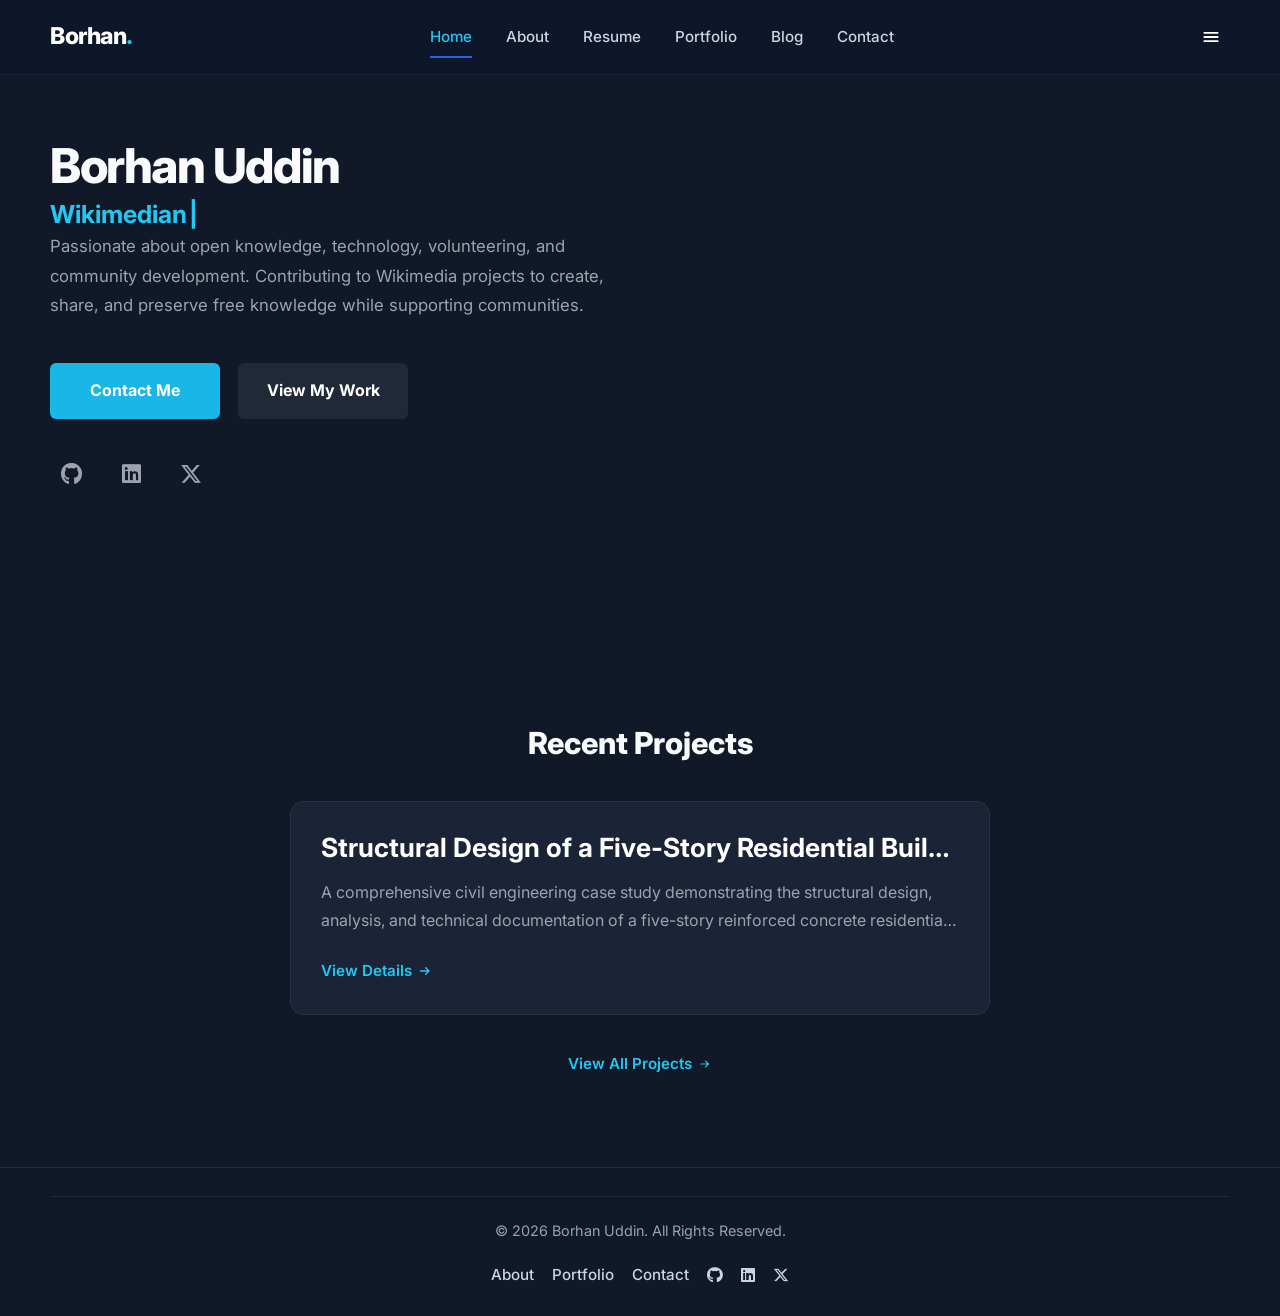
<file: index.html>
<!DOCTYPE html>
<html lang="en">
<head>
<meta charset="UTF-8">
<meta name="viewport" content="width=device-width, initial-scale=1.0">
<title>Borhan Uddin</title>
<meta name="description"
content="Official portfolio of Borhan, Civil Engineer, Wikimedian and Volunteer.">
<meta name="author" content="Borhan">
<meta name="theme-color" content="#111827">
<meta property="og:title" content="Borhan">
<meta property="og:description"
content="Civil Engineer • Wikimedian • Volunteer">
<meta property="og:type" content="website">
<meta property="og:url"
content="https://borhanee.github.io/">
<link rel="icon" type="image/png" href="assets/images/icon.png">
<link rel="stylesheet"
href="assets/css/style.css">
<link rel="stylesheet"
href="https://cdnjs.cloudflare.com/ajax/libs/font-awesome/6.7.2/css/all.min.css">
</head>
<body>
<header class="site-header">
<div class="container">
<div class="header-inner">
<a href="./" class="logo">
Borhan<span>.</span>
</a>
<nav class="desktop-nav">
<ul>
<li><a class="active" href="./">Home</a></li>
<li><a href="about/">About</a></li>
<li><a href="resume/">Resume</a></li>
<li><a href="portfolio/">Portfolio</a></li>
<li><a href="blog/">Blog</a></li>
<li><a href="contact/">Contact</a></li>
</ul>
</nav>
<button class="menu-toggle"
        type="button"
        aria-label="Open Menu"
        aria-expanded="false">
    <svg class="icon-menu" viewBox="0 0 24 24" aria-hidden="true">
        <path d="M4 7h16M4 12h16M4 17h16"
              fill="none"
              stroke="currentColor"
              stroke-width="2.2"
              stroke-linecap="round"/>
    </svg>
    <svg class="icon-close" viewBox="0 0 24 24" aria-hidden="true">
        <path d="M6 6L18 18M18 6L6 18"
              fill="none"
              stroke="currentColor"
              stroke-width="2.2"
              stroke-linecap="round"/>
    </svg>
</button>
</div>
</div>
</header>
<div class="menu-overlay"></div>
<nav class="mobile-menu">
    <ul>
        <li><a class="active" href="./">Home</a></li>
        <li><a href="about/">About</a></li>
        <li><a href="resume/">Resume</a></li>
        <li><a href="portfolio/">Portfolio</a></li>
        <li><a href="blog/">Blog</a></li>
        <li><a href="contact/">Contact</a></li>
    </ul>
</nav>
<main>
<section class="hero">
<div class="container">
<div class="hero-content fade-up">
<h1 class="hero-name">
Borhan Uddin
</h1>
<h2 class="hero-role">
<span id="typing-text"></span><span class="typing-cursor">|</span>
</h2>
<p class="hero-description">
    Passionate about open knowledge, technology,
    volunteering, and community development.
    Contributing to Wikimedia projects to create,
    share, and preserve free knowledge while
    supporting communities.
</p>
<div class="hero-actions">
<a href="contact/"
class="btn btn-primary">
Contact Me
</a>
<a href="portfolio/"
class="btn btn-outline">
View My Work
</a>
</div>
<div class="hero-social">
<a href="https://github.com/borhanee"
target="_blank"
rel="noopener"
aria-label="GitHub">
<i class="fa-brands fa-github"></i>
</a>
<a href="https://linkedin.com/in/borhaan"
target="_blank"
rel="noopener"
aria-label="LinkedIn">
<i class="fa-brands fa-linkedin"></i>
</a>
<a href="https://x.com/borhaane"
target="_blank"
rel="noopener"
aria-label="X">
<i class="fa-brands fa-x-twitter"></i>
</a>
</div>
</div>
</div>
</section>
<section class="projects">
<div class="container">
<h2 class="projects-title fade-up">
Recent Projects
</h2>
<div class="projects-grid">
<article class="project-card fade-up">
    <h3>
        Structural Design of a Five-Story Residential Building
    </h3>
    <p class="project-excerpt">
        A comprehensive civil engineering case study demonstrating the structural design, analysis, and technical documentation of a five-story reinforced concrete residential building...
    </p>
    <a href="portfolio/structural-design-of-a-five-story-residential-building/"
       class="project-link">
        <span>View Details</span>
        <svg viewBox="0 0 24 24" aria-hidden="true">
            <path d="M5 12h11M13 7l5 5-5 5"
                  fill="none"
                  stroke="currentColor"
                  stroke-width="2"
                  stroke-linecap="round"
                  stroke-linejoin="round"/>
        </svg>
    </a>
</article>
</div>
    <div class="projects-footer">
    <a href="portfolio/" class="projects-button">
        <span>View All Projects</span>
        <svg viewBox="0 0 24 24" aria-hidden="true">
            <path d="M5 12h11M13 7l5 5-5 5"
                  fill="none"
                  stroke="currentColor"
                  stroke-width="2"
                  stroke-linecap="round"
                  stroke-linejoin="round"/>
        </svg>
    </a>
    </div>
</div>
</section>
</main>
<footer class="site-footer">
    <div class="container footer-content">
        <div class="footer-divider"></div>
        <p class="footer-copy">
            © <span id="current-year"></span> Borhan Uddin. All Rights Reserved.
        </p>
        <nav class="footer-links">
            <a href="about/">About</a>
            <a href="portfolio/">Portfolio</a>
            <a href="contact/">Contact</a>
            <a href="https://github.com/borhanee"
               target="_blank"
               rel="noopener"
               aria-label="GitHub">
                <i class="fa-brands fa-github"></i>
            </a>
            <a href="https://linkedin.com/in/borhaan"
               target="_blank"
               rel="noopener"
               aria-label="LinkedIn">
                <i class="fa-brands fa-linkedin"></i>
            </a>
            <a href="https://x.com/borhaane"
               target="_blank"
               rel="noopener"
               aria-label="X">
                <i class="fa-brands fa-x-twitter"></i>
            </a>
        </nav>
    </div>
</footer>
<script src="assets/js/main.js"></script>
</body>
</html>
</file>
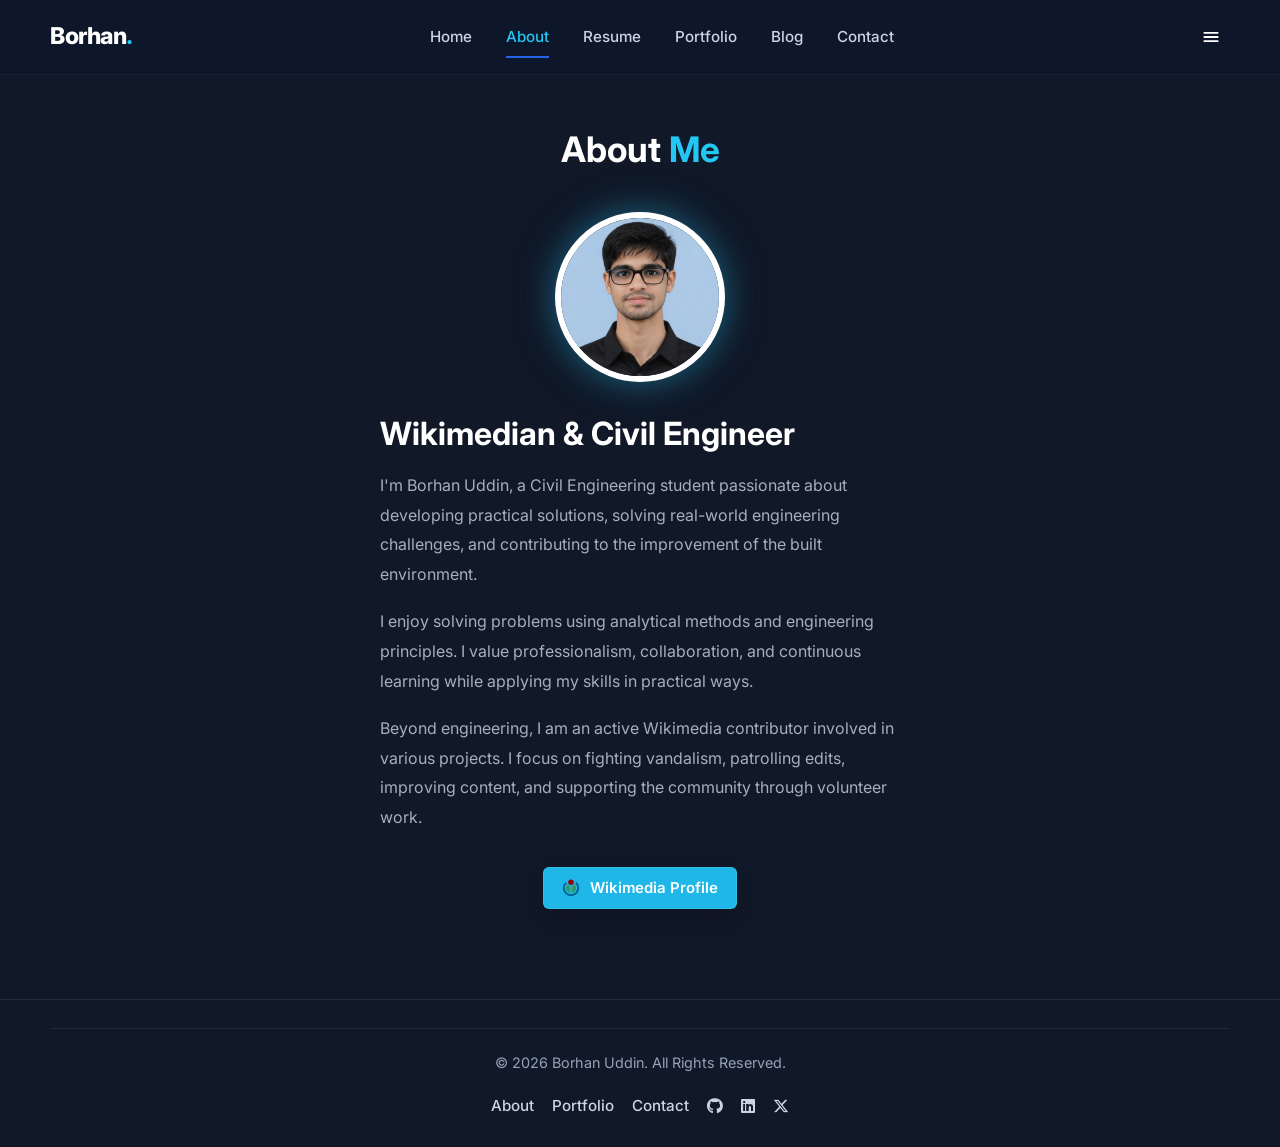
<file: about/index.html>
<!DOCTYPE html>
<html lang="en">
<head>
<meta charset="UTF-8">
<meta name="viewport"
content="width=device-width, initial-scale=1.0">
<title>About Me</title>
<meta name="description"
content="About Borhan Uddin">
<meta name="author"
content="Borhan Uddin">
<meta name="theme-color"
content="#111827">
<meta property="og:title"
content="About Me">
<meta property="og:description"
content="About Borhan Uddin">
<meta property="og:type"
content="website">
<meta property="og:url"
content="https://borhanee.github.io/about/">
<link rel="icon"
type="image/png"
href="../assets/images/icon.png">
<link rel="stylesheet"
href="../assets/css/style.css">
<link rel="stylesheet"
href="https://cdnjs.cloudflare.com/ajax/libs/font-awesome/6.7.2/css/all.min.css">
</head>
<body>
<header class="site-header">
<div class="container">
<div class="header-inner">
<a href="../"
class="logo">
Borhan<span>.</span>
</a>
<nav class="desktop-nav">
<ul>
<li><a href="../">Home</a></li>
<li><a class="active" href="./">About</a></li>
<li><a href="../resume/">Resume</a></li>
<li><a href="../portfolio/">Portfolio</a></li>
<li><a href="../blog/">Blog</a></li>
<li><a href="../contact/">Contact</a></li>
</ul>
</nav>
<button class="menu-toggle"
type="button"
aria-label="Open Menu"
aria-expanded="false">
<svg class="icon-menu"
viewBox="0 0 24 24">
<path d="M4 7h16M4 12h16M4 17h16"
fill="none"
stroke="currentColor"
stroke-width="2.2"
stroke-linecap="round"/>
</svg>
<svg class="icon-close"
viewBox="0 0 24 24">
<path d="M6 6L18 18M18 6L6 18"
fill="none"
stroke="currentColor"
stroke-width="2.2"
stroke-linecap="round"/>
</svg>
</button>
</div>
</div>
</header>
<div class="menu-overlay"></div>
<nav class="mobile-menu">
<ul>
<li><a href="../">Home</a></li>
<li><a class="active" href="./">About</a></li>
<li><a href="../resume/">Resume</a></li>
<li><a href="../portfolio/">Portfolio</a></li>
<li><a href="../blog/">Blog</a></li>
<li><a href="../contact/">Contact</a></li>
</ul>
</nav>
<main class="about-page">
<div class="container">
<div class="about-header fade-up">
<h1>
About <span>Me</span>
</h1>
</div>
<div class="about-avatar fade-up">
<img
src="../assets/images/profile.png"
alt="Borhan Uddin">
</div>
<div class="about-content fade-up">
<h2>
Wikimedian & Civil Engineer
</h2>
<p>
I'm Borhan Uddin, a Civil Engineering student passionate about developing practical solutions, solving real-world engineering challenges, and contributing to the improvement of the built environment.
</p>
<p>
I enjoy solving problems using analytical methods and engineering principles. I value professionalism, collaboration, and continuous learning while applying my skills in practical ways.
</p>
<p>
Beyond engineering, I am an active Wikimedia contributor involved in various projects. I focus on fighting vandalism, patrolling edits, improving content, and supporting the community through volunteer work.
</p>
      <div class="wikimedia-button">
    <a href="https://meta.wikimedia.org/wiki/User:Borhan"
       target="_blank"
       rel="noopener noreferrer"
       aria-label="Wikimedia Profile">
        <img
            src="../assets/images/wikimedia.svg"
            alt=""
            class="wikimedia-icon"
            draggable="false"
            aria-hidden="true">
        <span>Wikimedia Profile</span>
    </a>
      </div>
</div>
</div>
</main>
<footer class="site-footer">
<div class="container footer-content">
<div class="footer-divider"></div>
<p class="footer-copy">
© <span id="current-year"></span> Borhan Uddin. All Rights Reserved.
</p>
<nav class="footer-links">
<a href="./">About</a>
<a href="../portfolio/">Portfolio</a>
<a href="../contact/">Contact</a>
<a href="https://github.com/borhanee"
target="_blank"
rel="noopener">
<i class="fa-brands fa-github"></i>
</a>
<a href="https://linkedin.com/in/borhaan"
target="_blank"
rel="noopener">
<i class="fa-brands fa-linkedin"></i>
</a>
<a href="https://x.com/borhaane"
target="_blank"
rel="noopener">
<i class="fa-brands fa-x-twitter"></i>
</a>
</nav>
</div>
</footer>
<script src="../assets/js/main.js"></script>
</body>
      </html>
</file>
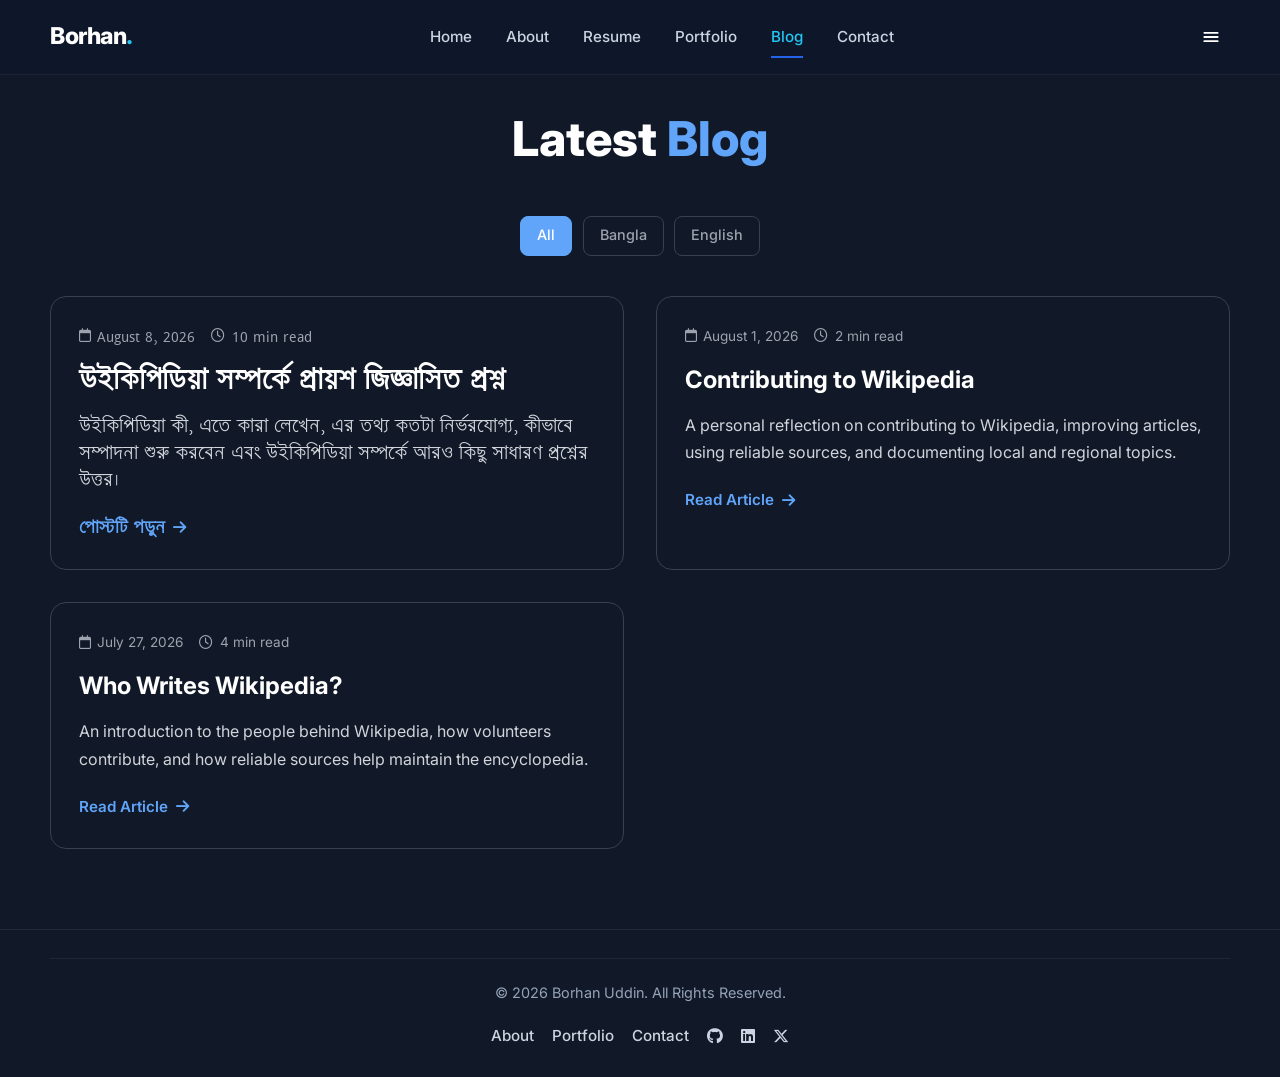
<file: blog/index.html>
<!DOCTYPE html>
<html lang="en">
<head>
<meta charset="UTF-8">
<meta name="viewport"
      content="width=device-width, initial-scale=1.0">
<title>Blog & Articles</title>
<meta name="description"
      content="Latest blog posts and articles by Borhan Uddin.">
<meta name="author"
      content="Borhan Uddin">
<meta name="theme-color"
      content="#111827">
<meta name="robots"
      content="index, follow">
<meta property="og:title"
      content="Blog & Articles">
<meta property="og:description"
      content="Latest blog posts and articles by Borhan Uddin.">
<meta property="og:type"
      content="website">
<meta property="og:url"
      content="https://borhanee.github.io/blog/">
<link rel="canonical"
      href="https://borhanee.github.io/blog/">
<link rel="icon"
      type="image/png"
      href="../assets/images/icon.png">
<link rel="stylesheet"
      href="../assets/css/style.css">
      <script>
(function () {
    const params = new URLSearchParams(window.location.search);
    const filter = params.get("filter");

    if (filter === "bangla" || filter === "english") {
        document.documentElement.dataset.blogFilter = filter;
    } else {
        document.documentElement.dataset.blogFilter = "all";
    }
})();
</script>
<link rel="stylesheet"
      href="../assets/css/blog.css">
<link rel="stylesheet"
      href="https://cdnjs.cloudflare.com/ajax/libs/font-awesome/6.7.2/css/all.min.css">
</head>
<body>
<header class="site-header">
<div class="container">
<div class="header-inner">
<a href="../"
   class="logo">
Borhan<span>.</span>
</a>
<nav class="desktop-nav">
<ul>
<li>
<a href="../">
Home
</a>
</li>
<li>
<a href="../about/">
About
</a>
</li>
<li>
<a href="../resume/">
Resume
</a>
</li>
<li>
<a href="../portfolio/">
Portfolio
</a>
</li>
<li>
<a class="active"
   href="./">
Blog
</a>
</li>
<li>
<a href="../contact/">
Contact
</a>
</li>
</ul>
</nav>
<button class="menu-toggle"
        type="button"
        aria-label="Open Menu"
        aria-expanded="false">
<svg class="icon-menu"
     viewBox="0 0 24 24">
<path d="M4 7h16M4 12h16M4 17h16"
      fill="none"
      stroke="currentColor"
      stroke-width="2.2"
      stroke-linecap="round"/>
</svg>
<svg class="icon-close"
     viewBox="0 0 24 24">
<path d="M6 6L18 18M18 6L6 18"
      fill="none"
      stroke="currentColor"
      stroke-width="2.2"
      stroke-linecap="round"/>
</svg>
</button>
</div>
</div>
</header>
<div class="menu-overlay"></div>
<nav class="mobile-menu">
<ul>
<li>
<a href="../">
Home
</a>
</li>
<li>
<a href="../about/">
About
</a>
</li>
<li>
<a href="../resume/">
Resume
</a>
</li>
<li>
<a href="../portfolio/">
Portfolio
</a>
</li>
<li>
<a class="active"
   href="./">
Blog
</a>
</li>
<li>
<a href="../contact/">
Contact
</a>
</li>
</ul>
</nav>
<main class="blog-page">
<div class="container">
<div class="blog-header">
<h1>
Latest <span>Blog</span>
</h1>
</div>
<div class="blog-filters" role="tablist" aria-label="Filter posts by language">
    <button
    type="button"
    class="blog-filter-btn"
    data-filter="all"
    role="tab"
    aria-selected="false">
    All
</button>
    <button
        type="button"
        class="blog-filter-btn"
        data-filter="bangla"
        role="tab"
        aria-selected="false">
        Bangla
    </button>
    <button
        type="button"
        class="blog-filter-btn"
        data-filter="english"
        role="tab"
        aria-selected="false">
        English
    </button>
</div>
<section class="blog-grid"
         aria-label="Blog posts">
<!-- ==========================================
     POST 1
========================================== -->
<article class="blog-card" data-language="bangla">
<div class="blog-card-content">
<div class="blog-card-meta">
<span>
<i class="fa-regular fa-calendar"></i>
August 8, 2026
</span>
<span>
<i class="fa-regular fa-clock"></i>
10 min read
</span>
</div>
<h2>
<a href="./faq-about-wikipedia/">
উইকিপিডিয়া সম্পর্কে প্রায়শ জিজ্ঞাসিত প্রশ্ন
</a>
</h2>
<p>
উইকিপিডিয়া কী, এতে কারা লেখেন, এর তথ্য কতটা নির্ভরযোগ্য, কীভাবে সম্পাদনা শুরু করবেন এবং উইকিপিডিয়া সম্পর্কে আরও কিছু সাধারণ প্রশ্নের উত্তর।
</p>
<a
    class="blog-card-link"
    href="./faq-about-wikipedia/">
পোস্টটি পড়ুন
<i class="fa-solid fa-arrow-right"></i>
</a>
</div>
</article>
<!-- ==========================================
     POST 2
========================================== -->
<article class="blog-card" data-language="english">
<div class="blog-card-content">
<div class="blog-card-meta">
<span>
<i class="fa-regular fa-calendar"></i>
August 1, 2026
</span>
<span>
<i class="fa-regular fa-clock"></i>
2 min read
</span>
</div>
<h2>
<a href="./contributing-to-wikipedia/">
Contributing to Wikipedia
</a>
</h2>
<p>
A personal reflection on contributing to Wikipedia, improving articles, using reliable sources, and documenting local and regional topics.
</p>
<a
    class="blog-card-link"
    href="./contributing-to-wikipedia/">
Read Article
<i class="fa-solid fa-arrow-right"></i>
</a>
</div>
</article>
<!-- ==========================================
     POST 3
========================================== -->
<article class="blog-card" data-language="english">
<div class="blog-card-content">
<div class="blog-card-meta">
<span>
<i class="fa-regular fa-calendar"></i>
July 27, 2026
</span>
<span>
<i class="fa-regular fa-clock"></i>
4 min read
</span>
</div>
<h2>
<a href="./who-writes-wikipedia/">
Who Writes Wikipedia?
</a>
</h2>
<p>
An introduction to the people behind Wikipedia, how volunteers contribute, and how reliable sources help maintain the encyclopedia.
</p>
<a
    class="blog-card-link"
    href="./who-writes-wikipedia/">
Read Article
<i class="fa-solid fa-arrow-right"></i>
</a>
</div>
</article>
</section>
</div>
</main>
<footer class="site-footer">
<div class="container footer-content">
<div class="footer-divider"></div>
<p class="footer-copy">
© <span id="current-year"></span> Borhan Uddin. All Rights Reserved.
</p>
<nav class="footer-links">
<a href="../about/">
About
</a>
<a href="../portfolio/">
Portfolio
</a>
<a href="../contact/">
Contact
</a>
<a href="https://github.com/borhanee"
   target="_blank"
   rel="noopener">
<i class="fa-brands fa-github"></i>
</a>
<a href="https://linkedin.com/in/borhaan"
   target="_blank"
   rel="noopener">
<i class="fa-brands fa-linkedin"></i>
</a>
<a href="https://x.com/borhaane"
   target="_blank"
   rel="noopener">
<i class="fa-brands fa-x-twitter"></i>
</a>
</nav>
</div>
</footer>
<script src="../assets/js/main.js"></script>
<script src="../assets/js/blog.js"></script>
</body>
</html>
</file>
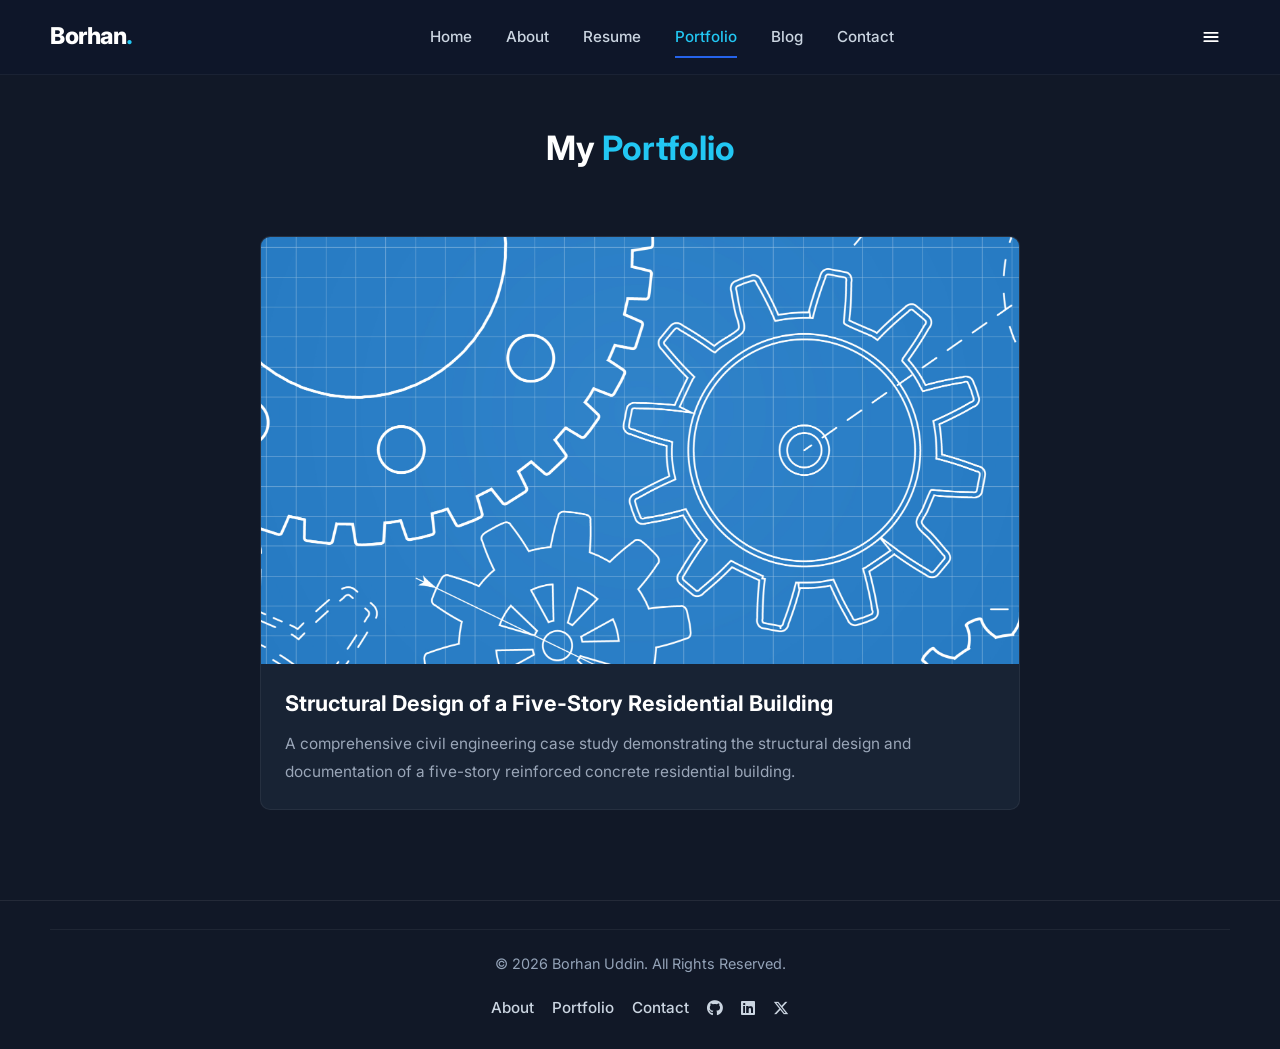
<file: portfolio/index.html>
<!DOCTYPE html>
<html lang="en">
<head>
<meta charset="UTF-8">
<meta name="viewport"
      content="width=device-width, initial-scale=1.0">
<title>My Portfolio</title>
<meta name="description"
      content="Portfolio of Borhan Uddin">
<meta name="author"
      content="Borhan Uddin">
<meta name="theme-color"
      content="#111827">
<link rel="icon"
      href="../assets/images/icon.png">
<link rel="stylesheet"
      href="../assets/css/style.css">
<link rel="stylesheet"
      href="https://cdnjs.cloudflare.com/ajax/libs/font-awesome/6.7.2/css/all.min.css">
</head>
<body>
<header class="site-header">
<div class="container">
<div class="header-inner">
<a href="../"
class="logo">
Borhan<span>.</span>
</a>
<nav class="desktop-nav">
<ul>
<li><a href="../">Home</a></li>
<li><a href="../about/">About</a></li>
<li><a href="../resume/">Resume</a></li>
<li><a class="active"
href="./">
Portfolio
</a></li>
<li><a href="../blog/">Blog</a></li>
<li><a href="../contact/">Contact</a></li>
</ul>
</nav>
<button
class="menu-toggle"
type="button"
aria-label="Open Menu"
aria-expanded="false">
<svg class="icon-menu"
viewBox="0 0 24 24">
<path d="M4 7h16M4 12h16M4 17h16"
fill="none"
stroke="currentColor"
stroke-width="2.2"
stroke-linecap="round"/>
</svg>
<svg class="icon-close"
viewBox="0 0 24 24">
<path d="M6 6L18 18M18 6L6 18"
fill="none"
stroke="currentColor"
stroke-width="2.2"
stroke-linecap="round"/>
</svg>
</button>
</div>
</div>
</header>
<div class="menu-overlay"></div>
<nav class="mobile-menu">
<ul>
<li><a href="../">Home</a></li>
<li><a href="../about/">About</a></li>
<li><a href="../resume/">Resume</a></li>
<li><a class="active"
href="./">
Portfolio
</a></li>
<li><a href="../blog/">Blog</a></li>
<li><a href="../contact/">Contact</a></li>
</ul>
</nav>
<main class="portfolio-page">
      <section class="portfolio-section">
<div class="container">
<div class="page-header fade-up">
<h1>
My <span>Portfolio</span>
</h1>
</div>
<div class="portfolio-grid">
<a class="portfolio-card fade-up"
href="./structural-design-of-a-five-story-residential-building/">
<div class="portfolio-image">
<img
src="../portfolio/structural-design-of-a-five-story-residential-building/cover.jpg"
alt="Structural Design of a Five-Story Residential Building">
</div>
<div class="portfolio-content">
<h3>
Structural Design of a Five-Story Residential Building
</h3>
<p>
A comprehensive civil engineering case study demonstrating the structural design and documentation of a five-story reinforced concrete residential building.
</p>
</div>
</a>
</div>
</div>
</section>
</main>
<footer class="site-footer">
<div class="container footer-content">
<div class="footer-divider"></div>
<p class="footer-copy">
© <span id="current-year"></span> Borhan Uddin. All Rights Reserved.
</p>
<nav class="footer-links">
<a href="../about/">
About
</a>
<a href="./">
Portfolio
</a>
<a href="../contact/">
Contact
</a>
<a href="https://github.com/borhanee"
target="_blank"
rel="noopener"
aria-label="GitHub">
<i class="fa-brands fa-github"></i>
</a>
<a href="https://linkedin.com/in/borhaan"
target="_blank"
rel="noopener"
aria-label="LinkedIn">
<i class="fa-brands fa-linkedin"></i>
</a>
<a href="https://x.com/borhaane"
target="_blank"
rel="noopener"
aria-label="X">
<i class="fa-brands fa-x-twitter"></i>
</a>
</nav>
</div>
</footer>
<script src="../assets/js/main.js"></script>
</body>
</html>
</file>
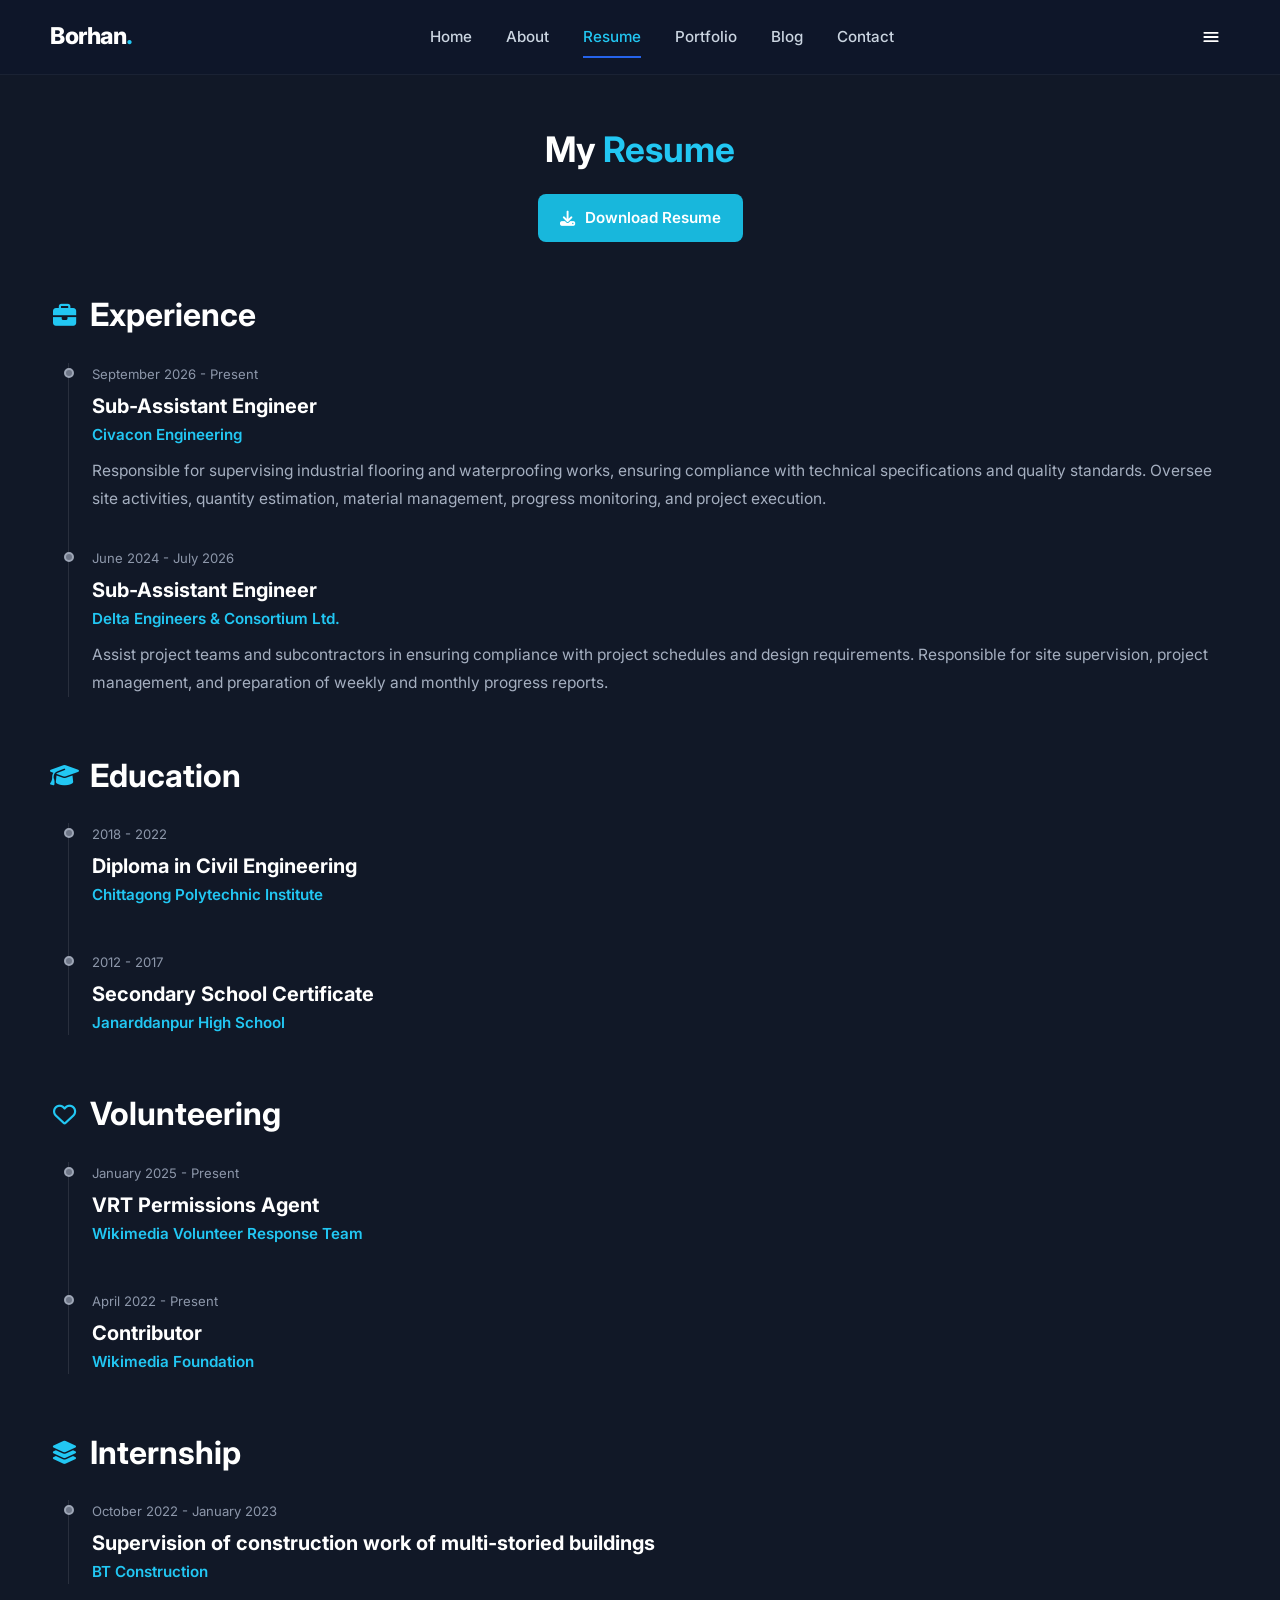
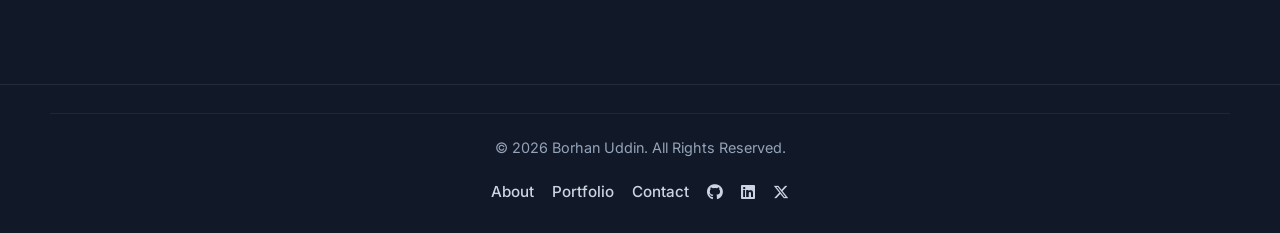
<file: resume/index.html>
<!DOCTYPE html>
<html lang="en">
<head>
<meta charset="UTF-8">
<meta name="viewport"
      content="width=device-width, initial-scale=1.0">
<title>My Resume</title>
<meta name="description"
      content="Resume of Borhan Uddin">
<meta name="author"
      content="Borhan Uddin">
<meta name="theme-color"
      content="#111827">
<link rel="icon"
      href="../assets/images/icon.png">
<link rel="stylesheet"
      href="../assets/css/style.css">
<link rel="stylesheet"
href="https://cdnjs.cloudflare.com/ajax/libs/font-awesome/6.7.2/css/all.min.css">
</head>
<body>
<header class="site-header">
<div class="container">
<div class="header-inner">
<a href="../"
class="logo">
Borhan<span>.</span>
</a>
<nav class="desktop-nav">
<ul>
<li><a href="../">Home</a></li>
<li><a href="../about/">About</a></li>
<li><a class="active" href="./">Resume</a></li>
<li><a href="../portfolio/">Portfolio</a></li>
<li><a href="../blog/">Blog</a></li>
<li><a href="../contact/">Contact</a></li>
</ul>
</nav>
<button
class="menu-toggle"
type="button"
aria-label="Open Menu"
aria-expanded="false">
<svg class="icon-menu"
viewBox="0 0 24 24">
<path d="M4 7h16M4 12h16M4 17h16"
fill="none"
stroke="currentColor"
stroke-width="2.2"
stroke-linecap="round"/>
</svg>
<svg class="icon-close"
viewBox="0 0 24 24">
<path d="M6 6L18 18M18 6L6 18"
fill="none"
stroke="currentColor"
stroke-width="2.2"
stroke-linecap="round"/>
</svg>
</button>
</div>
</div>
</header>
<div class="menu-overlay"></div>
<nav class="mobile-menu">
<ul>
<li><a href="../">Home</a></li>
<li><a href="../about/">About</a></li>
<li><a class="active" href="./">Resume</a></li>
<li><a href="../portfolio/">Portfolio</a></li>
<li><a href="../blog/">Blog</a></li>
<li><a href="../contact/">Contact</a></li>
</ul>
</nav>
<main class="resume-page">
<div class="container">
<div class="resume-header fade-up">
<h1>
My <span>Resume</span>
</h1>
<a href="../assets/files/resume of borhan.pdf"
download
class="resume-download">
<i class="fa-solid fa-download"></i>
<span>Download Resume</span>
</a>
</div>
<section class="resume-section fade-up">
<h2>
<i class="fa-solid fa-briefcase"></i>
Experience
</h2>
<div class="timeline">
<div class="timeline-item">
<div class="timeline-dot"></div>
<div class="timeline-content">
<span class="timeline-date">
September 2026 - Present
</span>
<h3>
Sub-Assistant Engineer
</h3>
<h4>
Civacon Engineering
</h4>
<p>
Responsible for supervising industrial flooring and waterproofing works, ensuring compliance with technical specifications and quality standards. Oversee site activities, quantity estimation, material management, progress monitoring, and project execution.
</p>
</div>
</div>
<div class="timeline-item">
<div class="timeline-dot"></div>
<div class="timeline-content">
<span class="timeline-date">
June 2024 - July 2026
</span>
<h3>
Sub-Assistant Engineer
</h3>
<h4>
Delta Engineers & Consortium Ltd.
</h4>
<p>
Assist project teams and subcontractors in ensuring compliance with project schedules and design requirements. Responsible for site supervision, project management, and preparation of weekly and monthly progress reports.
</p>
</div>
</div>
</div>
</section>
<section class="resume-section fade-up">
<h2>
<i class="fa-solid fa-graduation-cap"></i>
Education
</h2>
<div class="timeline">
<div class="timeline-item">
<div class="timeline-dot"></div>
<div class="timeline-content">
<span class="timeline-date">
2018 - 2022
</span>
<h3>
Diploma in Civil Engineering
</h3>
<h4>
Chittagong Polytechnic Institute
</h4>
</div>
</div>
<div class="timeline-item">
<div class="timeline-dot"></div>
<div class="timeline-content">
<span class="timeline-date">
2012 - 2017
</span>
<h3>
Secondary School Certificate
</h3>
<h4>
Janarddanpur High School
</h4>
</div>
</div>
</div>
</section>
<section class="resume-section fade-up">
<h2>
<i class="fa-regular fa-heart"></i>
Volunteering
</h2>
<div class="timeline">
<div class="timeline-item">
<div class="timeline-dot"></div>
<div class="timeline-content">
<span class="timeline-date">
January 2025 - Present
</span>
<h3>
VRT Permissions Agent
</h3>
<h4>
Wikimedia Volunteer Response Team
</h4>
</div>
</div>
<div class="timeline-item">
<div class="timeline-dot"></div>
<div class="timeline-content">
<span class="timeline-date">
April 2022 - Present
</span>
<h3>
Contributor
</h3>
<h4>
Wikimedia Foundation
</h4>
</div>
</div>
</div>
</section>
<section class="resume-section fade-up">
<h2>
<i class="fa-solid fa-layer-group"></i>
Internship
</h2>
<div class="timeline">
<div class="timeline-item">
<div class="timeline-dot"></div>
<div class="timeline-content">
<span class="timeline-date">
October 2022 - January 2023
</span>
<h3>
Supervision of construction work of multi-storied buildings
</h3>
<h4>
BT Construction
</h4>
</div>
</div>
</div>
</section>
</div>
</main>
<footer class="site-footer">
<div class="container footer-content">
<div class="footer-divider"></div>
<p class="footer-copy">
© <span id="current-year"></span> Borhan Uddin. All Rights Reserved.
</p>
<nav class="footer-links">
<a href="../about/">About</a>
<a href="../portfolio/">Portfolio</a>
<a href="../contact/">Contact</a>
<a href="https://github.com/borhanee" target="_blank">
<i class="fa-brands fa-github"></i>
</a>
<a href="https://linkedin.com/in/borhaan" target="_blank">
<i class="fa-brands fa-linkedin"></i>
</a>
<a href="https://x.com/borhaane" target="_blank">
<i class="fa-brands fa-x-twitter"></i>
</a>
</nav>
</div>
</footer>
<script src="../assets/js/main.js"></script>
</body>
</html>
</file>
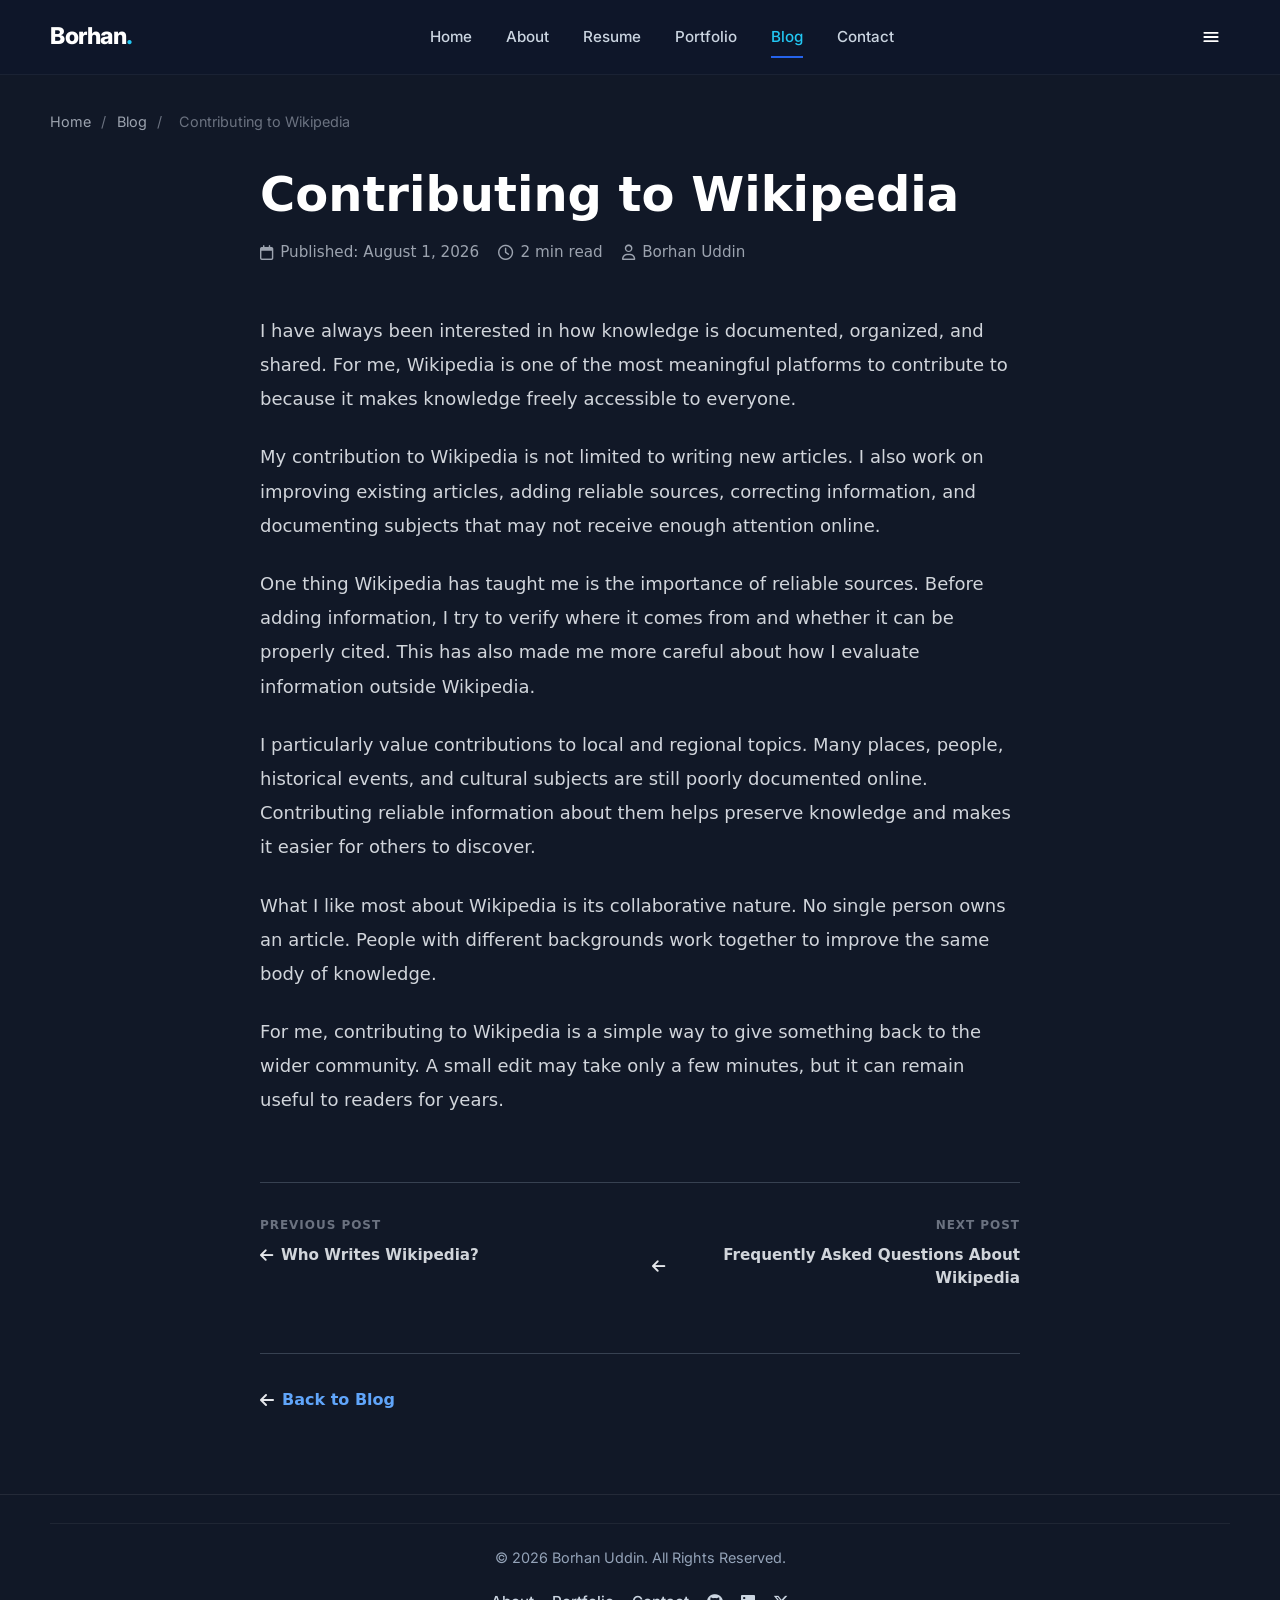
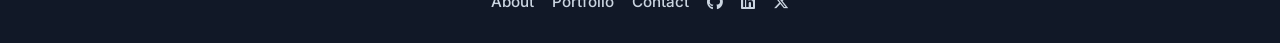
<file: blog/contributing-to-wikipedia/index.html>
<!DOCTYPE html>
<html lang="en">
<head>
<meta charset="UTF-8">
<meta name="viewport"
      content="width=device-width, initial-scale=1.0">
<title>Contributing to Wikipedia</title>
<meta name="description"
      content="My experience contributing to Wikipedia, improving articles, adding reliable sources, and documenting local and regional topics.">
<meta name="author"
      content="Borhan Uddin">
<meta name="theme-color"
      content="#111827">
<meta name="robots"
      content="index, follow">
<link rel="canonical"
      href="https://borhanee.github.io/blog/contributing-to-wikipedia/">
<link rel="icon"
      type="image/png"
      href="../../assets/images/icon.png">
<link rel="stylesheet"
      href="../../assets/css/style.css">
<link rel="stylesheet"
      href="../../assets/css/blog.css">
<link rel="stylesheet"
      href="https://cdnjs.cloudflare.com/ajax/libs/font-awesome/6.7.2/css/all.min.css">
</head>
<body>
<header class="site-header">
<div class="container">
<div class="header-inner">
<a href="../../"
   class="logo">
Borhan<span>.</span>
</a>
<nav class="desktop-nav">
<ul>
<li>
<a href="../../">
Home
</a>
</li>
<li>
<a href="../../about/">
About
</a>
</li>
<li>
<a href="../../resume/">
Resume
</a>
</li>
<li>
<a href="../../portfolio/">
Portfolio
</a>
</li>
<li>
<a class="active"
   href="../">
Blog
</a>
</li>
<li>
<a href="../../contact/">
Contact
</a>
</li>
</ul>
</nav>
<button class="menu-toggle"
        type="button"
        aria-label="Open Menu"
        aria-expanded="false">
<svg class="icon-menu"
     viewBox="0 0 24 24">
<path d="M4 7h16M4 12h16M4 17h16"
      fill="none"
      stroke="currentColor"
      stroke-width="2.2"
      stroke-linecap="round"/>
</svg>
<svg class="icon-close"
     viewBox="0 0 24 24">
<path d="M6 6L18 18M18 6L6 18"
      fill="none"
      stroke="currentColor"
      stroke-width="2.2"
      stroke-linecap="round"/>
</svg>
</button>
</div>
</div>
</header>
<div class="menu-overlay"></div>
<nav class="mobile-menu">
<ul>
<li>
<a href="../../">
Home
</a>
</li>
<li>
<a href="../../about/">
About
</a>
</li>
<li>
<a href="../../resume/">
Resume
</a>
</li>
<li>
<a href="../../portfolio/">
Portfolio
</a>
</li>
<li>
<a class="active"
   href="../">
Blog
</a>
</li>
<li>
<a href="../../contact/">
Contact
</a>
</li>
</ul>
</nav>
<main class="blog-post">
<div class="container">
<nav class="breadcrumb">
<a href="../../">
Home
</a>
<span>/</span>
<a href="../">
Blog
</a>
<span>/</span>
<span>
Contributing to Wikipedia
</span>
</nav>
<article class="post">
<header class="post-header">
<h1>
Contributing to Wikipedia
</h1>
<div class="post-meta">
<span>
<i class="fa-regular fa-calendar"></i>
Published: August 1, 2026
</span>
<span>
<i class="fa-regular fa-clock"></i>
2 min read
</span>
      <span>
<i class="fa-regular fa-user"></i>
Borhan Uddin
      </span>
</div>
</header>
<div class="post-content">
<p>
I have always been interested in how knowledge is documented, organized, and shared. For me, Wikipedia is one of the most meaningful platforms to contribute to because it makes knowledge freely accessible to everyone.
</p>
<p>
My contribution to Wikipedia is not limited to writing new articles. I also work on improving existing articles, adding reliable sources, correcting information, and documenting subjects that may not receive enough attention online.
</p>
<p>
One thing Wikipedia has taught me is the importance of reliable sources. Before adding information, I try to verify where it comes from and whether it can be properly cited. This has also made me more careful about how I evaluate information outside Wikipedia.
</p>
<p>
I particularly value contributions to local and regional topics. Many places, people, historical events, and cultural subjects are still poorly documented online. Contributing reliable information about them helps preserve knowledge and makes it easier for others to discover.
</p>
<p>
What I like most about Wikipedia is its collaborative nature. No single person owns an article. People with different backgrounds work together to improve the same body of knowledge.
</p>
<p>
For me, contributing to Wikipedia is a simple way to give something back to the wider community. A small edit may take only a few minutes, but it can remain useful to readers for years.
</p>
</div>
<nav class="post-navigation"
     aria-label="Post navigation">
    <div class="post-nav-item">
        <span class="post-nav-label">
            Previous Post
        </span>
        <a href="../who-writes-wikipedia/">
            <i class="fa-solid fa-arrow-left"></i>
            Who Writes Wikipedia?
        </a>
    </div>
    <div class="post-nav-item next-post">
        <span class="post-nav-label">
            Next Post
        </span>
        <a href="../faq-about-wikipedia/">
            <i class="fa-solid fa-arrow-left"></i>
            Frequently Asked Questions About Wikipedia
        </a>
    </div>
</nav>
<footer class="post-footer">
<a href="../">
<i class="fa-solid fa-arrow-left"></i>
Back to Blog
</a>
</footer>
</article>
</div>
</main>
<footer class="site-footer">
<div class="container footer-content">
<div class="footer-divider"></div>
<p class="footer-copy">
© <span id="current-year"></span> Borhan Uddin. All Rights Reserved.
</p>
<nav class="footer-links">
<a href="../../about/">
About
</a>
<a href="../../portfolio/">
Portfolio
</a>
<a href="../../contact/">
Contact
</a>
<a href="https://github.com/borhanee"
   target="_blank"
   rel="noopener">
<i class="fa-brands fa-github"></i>
</a>
<a href="https://linkedin.com/in/borhaan"
   target="_blank"
   rel="noopener">
<i class="fa-brands fa-linkedin"></i>
</a>
<a href="https://x.com/borhaane"
   target="_blank"
   rel="noopener">
<i class="fa-brands fa-x-twitter"></i>
</a>
</nav>
</div>
</footer>
<script>
const copyButton = document.querySelector('.copy-link');
const copyMessage = document.querySelector('.copy-message');

if (copyButton) {
    copyButton.addEventListener('click', async () => {
        try {
            await navigator.clipboard.writeText(window.location.href);
            copyMessage.textContent = 'Link copied!';

            setTimeout(() => {
                copyMessage.textContent = '';
            }, 2000);
        } catch (error) {
            copyMessage.textContent = 'Unable to copy the link.';
        }
    });
}
</script>
<script src="../../assets/js/main.js"></script>
</body>
</html>
</file>
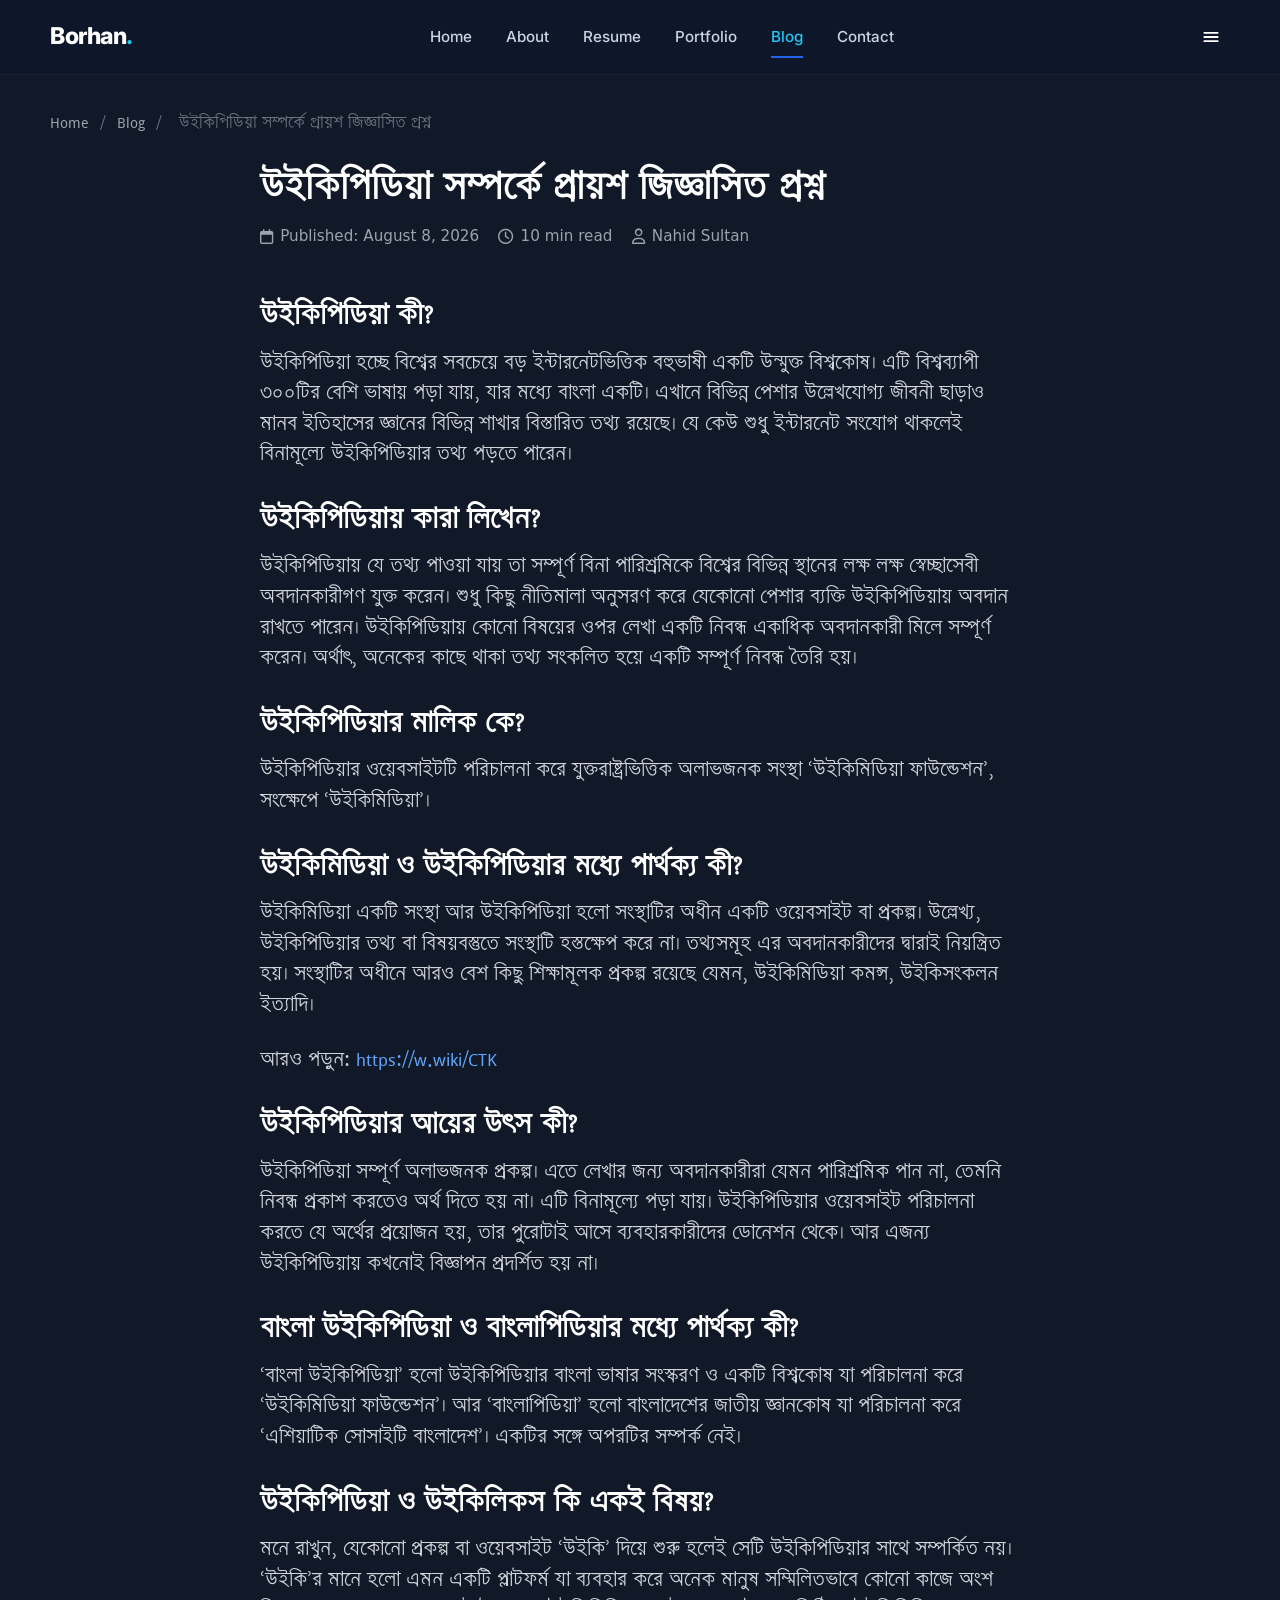
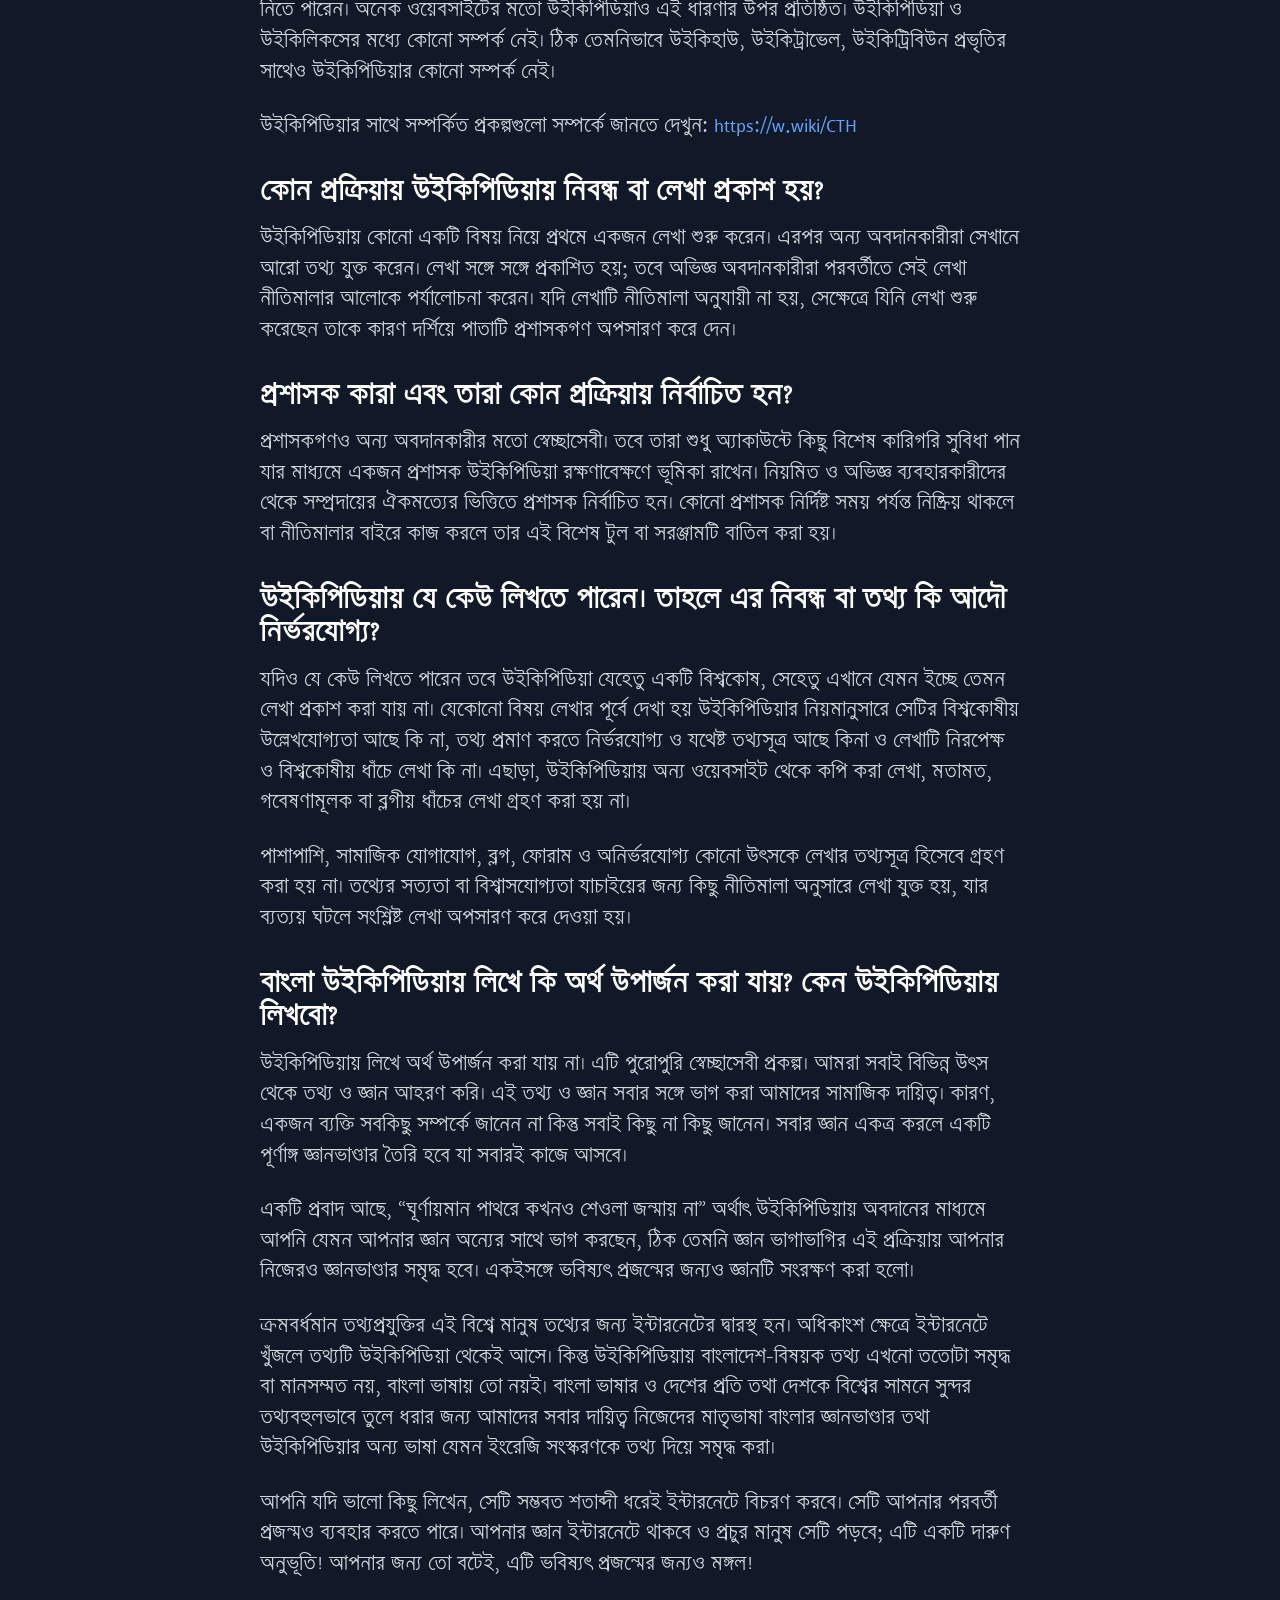
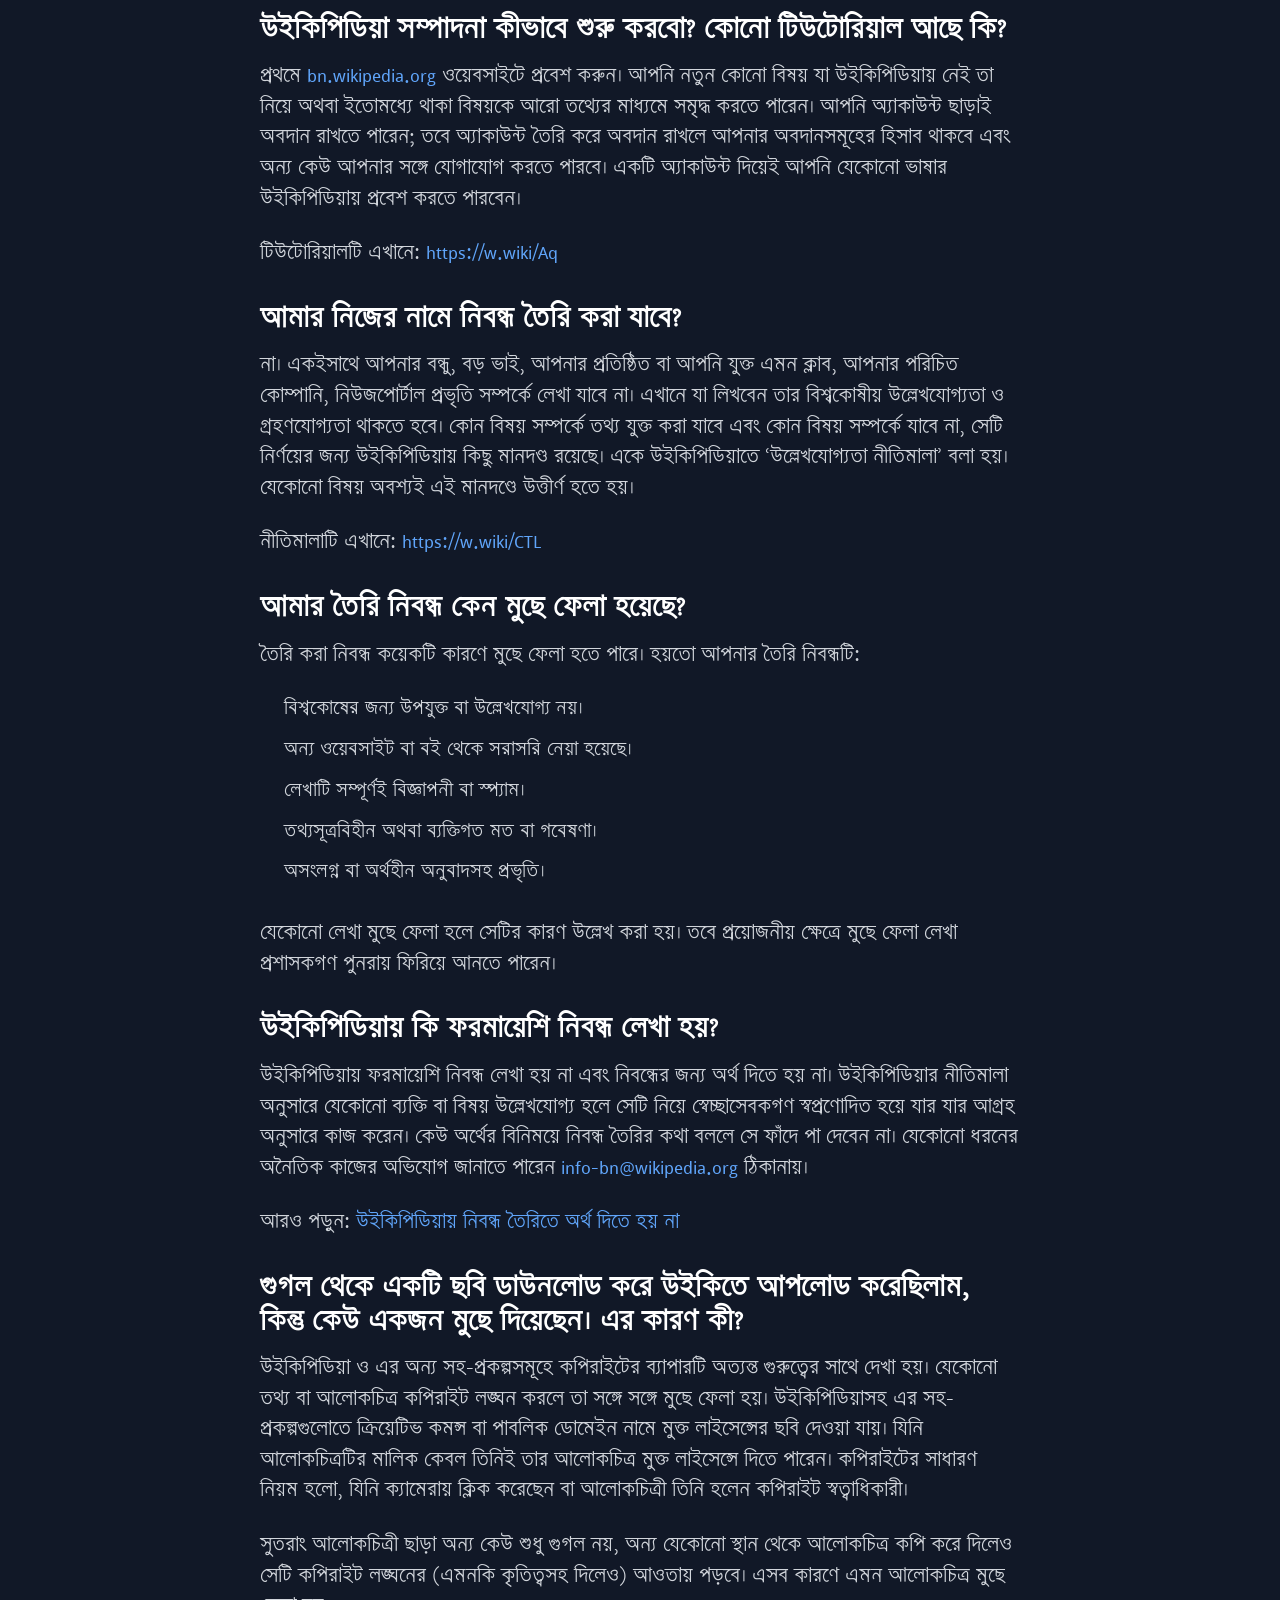
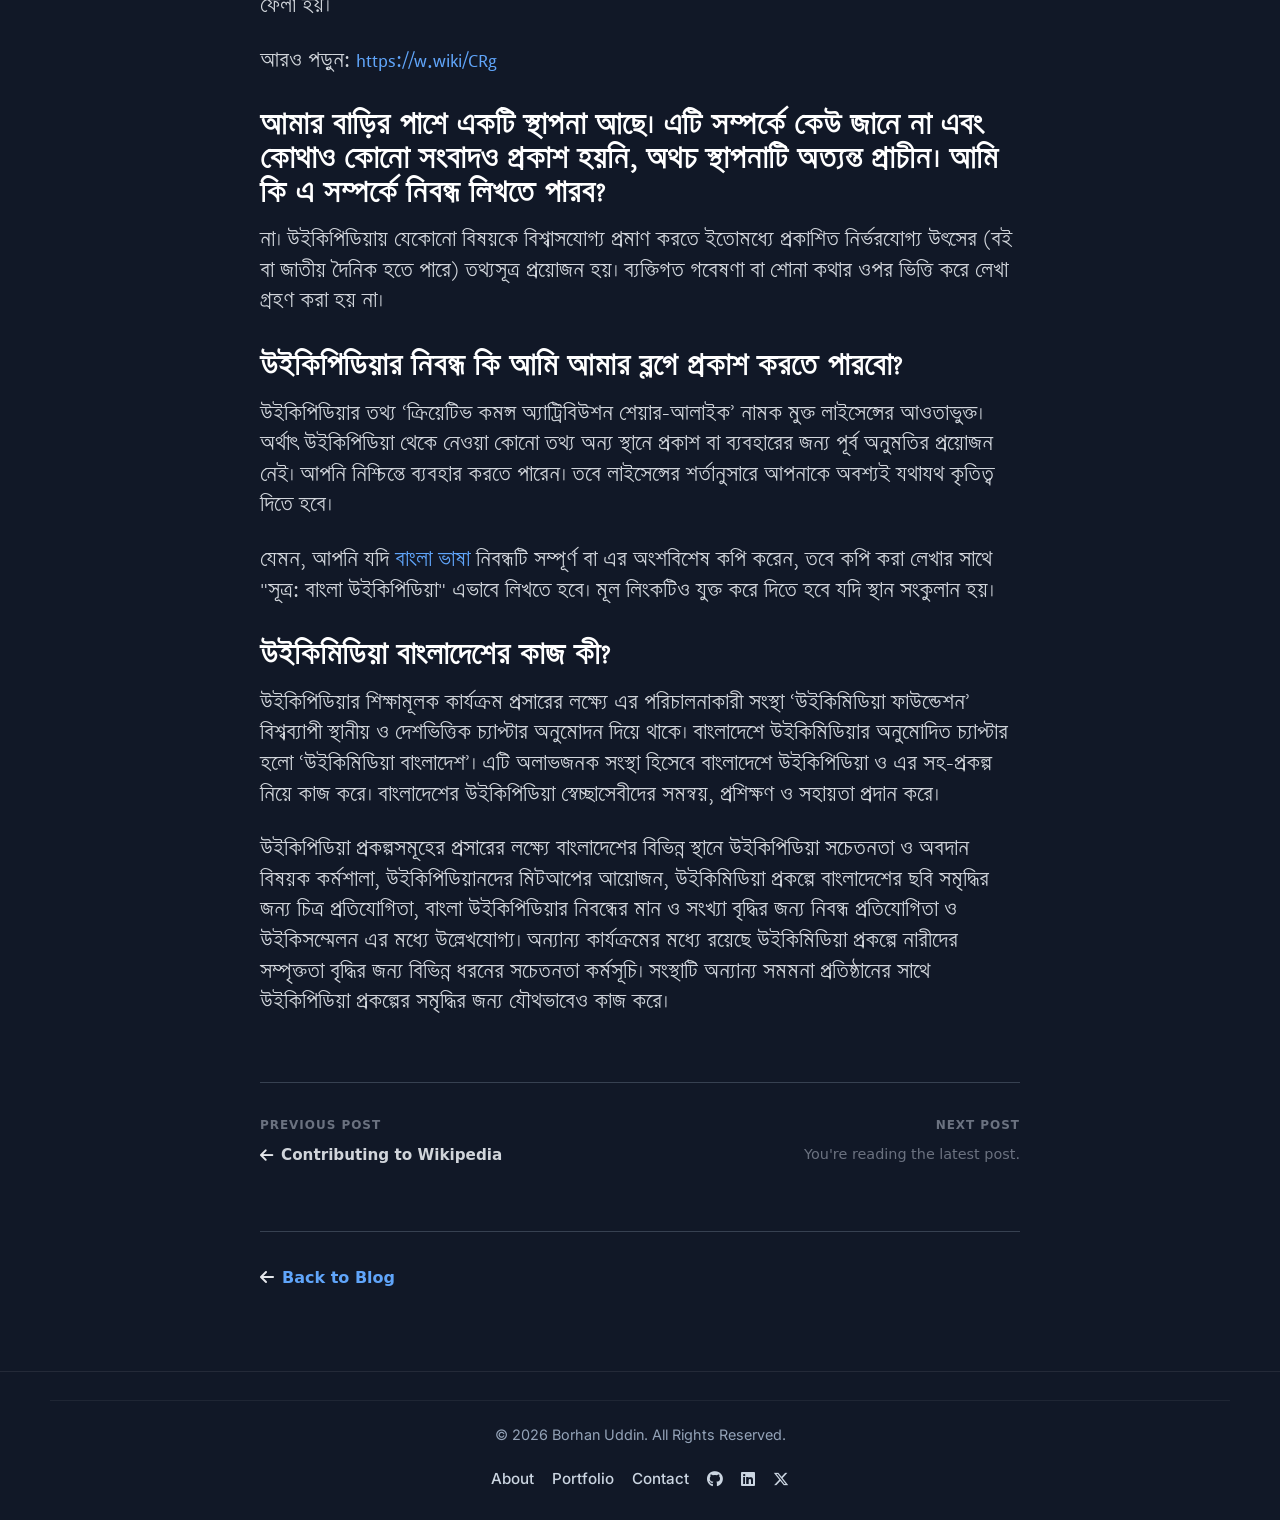
<file: blog/faq-about-wikipedia/index.html>
<!DOCTYPE html>
<html lang="bn">
<head>
<meta charset="UTF-8">
<meta name="viewport"
      content="width=device-width, initial-scale=1.0">
<title>উইকিপিডিয়া সম্পর্কে প্রায়শ জিজ্ঞাসিত প্রশ্ন</title>
<meta name="description"
      content="উইকিপিডিয়া কী, কারা লেখেন, এর নির্ভরযোগ্যতা, সম্পাদনা, কপিরাইট, উইকিমিডিয়া বাংলাদেশ এবং উইকিপিডিয়া সম্পর্কে প্রায়শ জিজ্ঞাসিত বিভিন্ন প্রশ্নের উত্তর।">
<meta name="author"
      content="Borhan Uddin">
<meta name="theme-color"
      content="#111827">
<meta name="robots"
      content="index, follow">
<link rel="canonical"
      href="https://borhanee.github.io/blog/faq-about-wikipedia/">
<link rel="icon"
      type="image/png"
      href="../../assets/images/icon.png">
<link rel="stylesheet"
      href="../../assets/css/style.css">
<link rel="stylesheet"
      href="../../assets/css/blog.css">
      <style>
@font-face {
    font-family: "SiyamRupali";
    src: url("../../assets/fonts/SiyamRupali.ttf") format("truetype");
    font-weight: normal;
    font-style: normal;
}
.post-content,
.post-content h1,
.post-content h2,
.post-content h3,
.post-content p,
.post-content li,
.post-content a {
    font-family: "SiyamRupali", sans-serif;
}
      </style>
<link rel="stylesheet"
      href="https://cdnjs.cloudflare.com/ajax/libs/font-awesome/6.7.2/css/all.min.css">
</head>
<body>
<header class="site-header">
<div class="container">
<div class="header-inner">
<a href="../../"
   class="logo">
Borhan<span>.</span>
</a>
<nav class="desktop-nav">
<ul>
<li>
<a href="../../">
Home
</a>
</li>
<li>
<a href="../../about/">
About
</a>
</li>
<li>
<a href="../../resume/">
Resume
</a>
</li>
<li>
<a href="../../portfolio/">
Portfolio
</a>
</li>
<li>
<a class="active"
   href="../">
Blog
</a>
</li>
<li>
<a href="../../contact/">
Contact
</a>
</li>
</ul>
</nav>
<button class="menu-toggle"
        type="button"
        aria-label="Open Menu"
        aria-expanded="false">
<svg class="icon-menu"
     viewBox="0 0 24 24">
<path d="M4 7h16M4 12h16M4 17h16"
      fill="none"
      stroke="currentColor"
      stroke-width="2.2"
      stroke-linecap="round"/>
</svg>
<svg class="icon-close"
     viewBox="0 0 24 24">
<path d="M6 6L18 18M18 6L6 18"
      fill="none"
      stroke="currentColor"
      stroke-width="2.2"
      stroke-linecap="round"/>
</svg>
</button>
</div>
</div>
</header>
<div class="menu-overlay"></div>
<nav class="mobile-menu">
<ul>
<li>
<a href="../../">
Home
</a>
</li>
<li>
<a href="../../about/">
About
</a>
</li>
<li>
<a href="../../resume/">
Resume
</a>
</li>
<li>
<a href="../../portfolio/">
Portfolio
</a>
</li>
<li>
<a class="active"
   href="../">
Blog
</a>
</li>
<li>
<a href="../../contact/">
Contact
</a>
</li>
</ul>
</nav>
<main class="blog-post bangla-post">
<div class="container">
<nav class="breadcrumb">
<a href="../../">
Home
</a>
<span>/</span>
<a href="../">
Blog
</a>
<span>/</span>
<span>
উইকিপিডিয়া সম্পর্কে প্রায়শ জিজ্ঞাসিত প্রশ্ন
</span>
</nav>
<article class="post">
<header class="post-header">
<h2>
উইকিপিডিয়া সম্পর্কে প্রায়শ জিজ্ঞাসিত প্রশ্ন
</h2>
<div class="post-meta">
<span>
<i class="fa-regular fa-calendar"></i>
Published: August 8, 2026
</span>
<span>
<i class="fa-regular fa-clock"></i>
10 min read
</span>
<span>
<i class="fa-regular fa-user"></i>
Nahid Sultan
</span>
</div>
</header>
<div class="post-content">
<h3>
উইকিপিডিয়া কী?
</h3>
<p>
উইকিপিডিয়া হচ্ছে বিশ্বের সবচেয়ে বড় ইন্টারনেটভিত্তিক বহুভাষী একটি উন্মুক্ত বিশ্বকোষ। এটি বিশ্বব্যাপী ৩০০টির বেশি ভাষায় পড়া যায়, যার মধ্যে বাংলা একটি। এখানে বিভিন্ন পেশার উল্লেখযোগ্য জীবনী ছাড়াও মানব ইতিহাসের জ্ঞানের বিভিন্ন শাখার বিস্তারিত তথ্য রয়েছে। যে কেউ শুধু ইন্টারনেট সংযোগ থাকলেই বিনামূল্যে উইকিপিডিয়ার তথ্য পড়তে পারেন।
</p>
<h3>
উইকিপিডিয়ায় কারা লিখেন?
</h3>
<p>
উইকিপিডিয়ায় যে তথ্য পাওয়া যায় তা সম্পূর্ণ বিনা পারিশ্রমিকে বিশ্বের বিভিন্ন স্থানের লক্ষ লক্ষ স্বেচ্ছাসেবী অবদানকারীগণ যুক্ত করেন। শুধু কিছু নীতিমালা অনুসরণ করে যেকোনো পেশার ব্যক্তি উইকিপিডিয়ায় অবদান রাখতে পারেন। উইকিপিডিয়ায় কোনো বিষয়ের ওপর লেখা একটি নিবন্ধ একাধিক অবদানকারী মিলে সম্পূর্ণ করেন। অর্থাৎ, অনেকের কাছে থাকা তথ্য সংকলিত হয়ে একটি সম্পূর্ণ নিবন্ধ তৈরি হয়।
</p>
<h3>
উইকিপিডিয়ার মালিক কে?
</h3>
<p>
উইকিপিডিয়ার ওয়েবসাইটটি পরিচালনা করে যুক্তরাষ্ট্রভিত্তিক অলাভজনক সংস্থা ‘উইকিমিডিয়া ফাউন্ডেশন’, সংক্ষেপে ‘উইকিমিডিয়া’।
</p>
<h3>
উইকিমিডিয়া ও উইকিপিডিয়ার মধ্যে পার্থক্য কী?
</h3>
<p>
উইকিমিডিয়া একটি সংস্থা আর উইকিপিডিয়া হলো সংস্থাটির অধীন একটি ওয়েবসাইট বা প্রকল্প। উল্লেখ্য, উইকিপিডিয়ার তথ্য বা বিষয়বস্তুতে সংস্থাটি হস্তক্ষেপ করে না। তথ্যসমূহ এর অবদানকারীদের দ্বারাই নিয়ন্ত্রিত হয়। সংস্থাটির অধীনে আরও বেশ কিছু শিক্ষামূলক প্রকল্প রয়েছে যেমন, উইকিমিডিয়া কমন্স, উইকিসংকলন ইত্যাদি।
</p>
<p>
আরও পড়ুন:
<a href="https://w.wiki/CTK"
   target="_blank"
   rel="noopener noreferrer">
https://w.wiki/CTK
</a>
</p>
<h3>
উইকিপিডিয়ার আয়ের উৎস কী?
</h3>
<p>
উইকিপিডিয়া সম্পূর্ণ অলাভজনক প্রকল্প। এতে লেখার জন্য অবদানকারীরা যেমন পারিশ্রমিক পান না, তেমনি নিবন্ধ প্রকাশ করতেও অর্থ দিতে হয় না। এটি বিনামূল্যে পড়া যায়। উইকিপিডিয়ার ওয়েবসাইট পরিচালনা করতে যে অর্থের প্রয়োজন হয়, তার পুরোটাই আসে ব্যবহারকারীদের ডোনেশন থেকে। আর এজন্য উইকিপিডিয়ায় কখনোই বিজ্ঞাপন প্রদর্শিত হয় না।
</p>
<h3>
বাংলা উইকিপিডিয়া ও বাংলাপিডিয়ার মধ্যে পার্থক্য কী?
</h3>
<p>
‘বাংলা উইকিপিডিয়া’ হলো উইকিপিডিয়ার বাংলা ভাষার সংস্করণ ও একটি বিশ্বকোষ যা পরিচালনা করে ‘উইকিমিডিয়া ফাউন্ডেশন’। আর ‘বাংলাপিডিয়া’ হলো বাংলাদেশের জাতীয় জ্ঞানকোষ যা পরিচালনা করে ‘এশিয়াটিক সোসাইটি বাংলাদেশ’। একটির সঙ্গে অপরটির সম্পর্ক নেই।
</p>
<h3>
উইকিপিডিয়া ও উইকিলিকস কি একই বিষয়?
</h3>
<p>
মনে রাখুন, যেকোনো প্রকল্প বা ওয়েবসাইট ‘উইকি’ দিয়ে শুরু হলেই সেটি উইকিপিডিয়ার সাথে সম্পর্কিত নয়। ‘উইকি’র মানে হলো এমন একটি প্লাটফর্ম যা ব্যবহার করে অনেক মানুষ সম্মিলিতভাবে কোনো কাজে অংশ নিতে পারেন। অনেক ওয়েবসাইটের মতো উইকিপিডিয়াও এই ধারণার উপর প্রতিষ্ঠিত। উইকিপিডিয়া ও উইকিলিকসের মধ্যে কোনো সম্পর্ক নেই। ঠিক তেমনিভাবে উইকিহাউ, উইকিট্রাভেল, উইকিট্রিবিউন প্রভৃতির সাথেও উইকিপিডিয়ার কোনো সম্পর্ক নেই।
</p>
<p>
উইকিপিডিয়ার সাথে সম্পর্কিত প্রকল্পগুলো সম্পর্কে জানতে দেখুন:
<a href="https://w.wiki/CTH"
   target="_blank"
   rel="noopener noreferrer">
https://w.wiki/CTH
</a>
</p>
<h3>
কোন প্রক্রিয়ায় উইকিপিডিয়ায় নিবন্ধ বা লেখা প্রকাশ হয়?
</h3>
<p>
উইকিপিডিয়ায় কোনো একটি বিষয় নিয়ে প্রথমে একজন লেখা শুরু করেন। এরপর অন্য অবদানকারীরা সেখানে আরো তথ্য যুক্ত করেন। লেখা সঙ্গে সঙ্গে প্রকাশিত হয়; তবে অভিজ্ঞ অবদানকারীরা পরবর্তীতে সেই লেখা নীতিমালার আলোকে পর্যালোচনা করেন। যদি লেখাটি নীতিমালা অনুযায়ী না হয়, সেক্ষেত্রে যিনি লেখা শুরু করেছেন তাকে কারণ দর্শিয়ে পাতাটি প্রশাসকগণ অপসারণ করে দেন।
</p>
<h3>
প্রশাসক কারা এবং তারা কোন প্রক্রিয়ায় নির্বাচিত হন?
</h3>
<p>
প্রশাসকগণও অন্য অবদানকারীর মতো স্বেচ্ছাসেবী। তবে তারা শুধু অ্যাকাউন্টে কিছু বিশেষ কারিগরি সুবিধা পান যার মাধ্যমে একজন প্রশাসক উইকিপিডিয়া রক্ষণাবেক্ষণে ভূমিকা রাখেন। নিয়মিত ও অভিজ্ঞ ব্যবহারকারীদের থেকে সম্প্রদায়ের ঐকমত্যের ভিত্তিতে প্রশাসক নির্বাচিত হন। কোনো প্রশাসক নির্দিষ্ট সময় পর্যন্ত নিষ্ক্রিয় থাকলে বা নীতিমালার বাইরে কাজ করলে তার এই বিশেষ টুল বা সরঞ্জামটি বাতিল করা হয়।
</p>
<h3>
উইকিপিডিয়ায় যে কেউ লিখতে পারেন। তাহলে এর নিবন্ধ বা তথ্য কি আদৌ নির্ভরযোগ্য?
</h3>
<p>
যদিও যে কেউ লিখতে পারেন তবে উইকিপিডিয়া যেহেতু একটি বিশ্বকোষ, সেহেতু এখানে যেমন ইচ্ছে তেমন লেখা প্রকাশ করা যায় না। যেকোনো বিষয় লেখার পূর্বে দেখা হয় উইকিপিডিয়ার নিয়মানুসারে সেটির বিশ্বকোষীয় উল্লেখযোগ্যতা আছে কি না, তথ্য প্রমাণ করতে নির্ভরযোগ্য ও যথেষ্ট তথ্যসূত্র আছে কিনা ও লেখাটি নিরপেক্ষ ও বিশ্বকোষীয় ধাঁচে লেখা কি না। এছাড়া, উইকিপিডিয়ায় অন্য ওয়েবসাইট থেকে কপি করা লেখা, মতামত, গবেষণামূলক বা ব্লগীয় ধাঁচের লেখা গ্রহণ করা হয় না।
</p>
<p>
পাশাপাশি, সামাজিক যোগাযোগ, ব্লগ, ফোরাম ও অনির্ভরযোগ্য কোনো উৎসকে লেখার তথ্যসূত্র হিসেবে গ্রহণ করা হয় না। তথ্যের সত্যতা বা বিশ্বাসযোগ্যতা যাচাইয়ের জন্য কিছু নীতিমালা অনুসারে লেখা যুক্ত হয়, যার ব্যত্যয় ঘটলে সংশ্লিষ্ট লেখা অপসারণ করে দেওয়া হয়।
</p>
<h3>
বাংলা উইকিপিডিয়ায় লিখে কি অর্থ উপার্জন করা যায়? কেন উইকিপিডিয়ায় লিখবো?
</h3>
<p>
উইকিপিডিয়ায় লিখে অর্থ উপার্জন করা যায় না। এটি পুরোপুরি স্বেচ্ছাসেবী প্রকল্প। আমরা সবাই বিভিন্ন উৎস থেকে তথ্য ও জ্ঞান আহরণ করি। এই তথ্য ও জ্ঞান সবার সঙ্গে ভাগ করা আমাদের সামাজিক দায়িত্ব। কারণ, একজন ব্যক্তি সবকিছু সম্পর্কে জানেন না কিন্তু সবাই কিছু না কিছু জানেন। সবার জ্ঞান একত্র করলে একটি পূর্ণাঙ্গ জ্ঞানভাণ্ডার তৈরি হবে যা সবারই কাজে আসবে।
</p>
<p>
একটি প্রবাদ আছে, “ঘূর্ণায়মান পাথরে কখনও শেওলা জন্মায় না” অর্থাৎ উইকিপিডিয়ায় অবদানের মাধ্যমে আপনি যেমন আপনার জ্ঞান অন্যের সাথে ভাগ করছেন, ঠিক তেমনি জ্ঞান ভাগাভাগির এই প্রক্রিয়ায় আপনার নিজেরও জ্ঞানভাণ্ডার সমৃদ্ধ হবে। একইসঙ্গে ভবিষ্যৎ প্রজন্মের জন্যও জ্ঞানটি সংরক্ষণ করা হলো।
</p>
<p>
ক্রমবর্ধমান তথ্যপ্রযুক্তির এই বিশ্বে মানুষ তথ্যের জন্য ইন্টারনেটের দ্বারস্থ হন। অধিকাংশ ক্ষেত্রে ইন্টারনেটে খুঁজলে তথ্যটি উইকিপিডিয়া থেকেই আসে। কিন্তু উইকিপিডিয়ায় বাংলাদেশ-বিষয়ক তথ্য এখনো ততোটা সমৃদ্ধ বা মানসম্মত নয়, বাংলা ভাষায় তো নয়ই। বাংলা ভাষার ও দেশের প্রতি তথা দেশকে বিশ্বের সামনে সুন্দর তথ্যবহুলভাবে তুলে ধরার জন্য আমাদের সবার দায়িত্ব নিজেদের মাতৃভাষা বাংলার জ্ঞানভাণ্ডার তথা উইকিপিডিয়ার অন্য ভাষা যেমন ইংরেজি সংস্করণকে তথ্য দিয়ে সমৃদ্ধ করা।
</p>
<p>
আপনি যদি ভালো কিছু লিখেন, সেটি সম্ভবত শতাব্দী ধরেই ইন্টারনেটে বিচরণ করবে। সেটি আপনার পরবর্তী প্রজন্মও ব্যবহার করতে পারে। আপনার জ্ঞান ইন্টারনেটে থাকবে ও প্রচুর মানুষ সেটি পড়বে; এটি একটি দারুণ অনুভূতি! আপনার জন্য তো বটেই, এটি ভবিষ্যৎ প্রজন্মের জন্যও মঙ্গল!
</p>
<h3>
উইকিপিডিয়া সম্পাদনা কীভাবে শুরু করবো? কোনো টিউটোরিয়াল আছে কি?
</h3>
<p>
প্রথমে
<a href="https://bn.wikipedia.org/"
   target="_blank"
   rel="noopener noreferrer">
   bn.wikipedia.org
</a>
ওয়েবসাইটে প্রবেশ করুন। আপনি নতুন কোনো বিষয় যা উইকিপিডিয়ায় নেই তা নিয়ে অথবা ইতোমধ্যে থাকা বিষয়কে আরো তথ্যের মাধ্যমে সমৃদ্ধ করতে পারেন। আপনি অ্যাকাউন্ট ছাড়াই অবদান রাখতে পারেন; তবে অ্যাকাউন্ট তৈরি করে অবদান রাখলে আপনার অবদানসমূহের হিসাব থাকবে এবং অন্য কেউ আপনার সঙ্গে যোগাযোগ করতে পারবে। একটি অ্যাকাউন্ট দিয়েই আপনি যেকোনো ভাষার উইকিপিডিয়ায় প্রবেশ করতে পারবেন।
</p>
<p>
টিউটোরিয়ালটি এখানে:
<a href="https://w.wiki/Aq"
   target="_blank"
   rel="noopener noreferrer">
https://w.wiki/Aq
</a>
</p>
<h3>
আমার নিজের নামে নিবন্ধ তৈরি করা যাবে?
</h3>
<p>
না। একইসাথে আপনার বন্ধু, বড় ভাই, আপনার প্রতিষ্ঠিত বা আপনি যুক্ত এমন ক্লাব, আপনার পরিচিত কোম্পানি, নিউজপোর্টাল প্রভৃতি সম্পর্কে লেখা যাবে না। এখানে যা লিখবেন তার বিশ্বকোষীয় উল্লেখযোগ্যতা ও গ্রহণযোগ্যতা থাকতে হবে। কোন বিষয় সম্পর্কে তথ্য যুক্ত করা যাবে এবং কোন বিষয় সম্পর্কে যাবে না, সেটি নির্ণয়ের জন্য উইকিপিডিয়ায় কিছু মানদণ্ড রয়েছে। একে উইকিপিডিয়াতে ‘উল্লেখযোগ্যতা নীতিমালা’ বলা হয়। যেকোনো বিষয় অবশ্যই এই মানদণ্ডে উত্তীর্ণ হতে হয়।
</p>
<p>
নীতিমালাটি এখানে:
<a href="https://w.wiki/CTL"
   target="_blank"
   rel="noopener noreferrer">
https://w.wiki/CTL
</a>
</p>
<h3>
আমার তৈরি নিবন্ধ কেন মুছে ফেলা হয়েছে?
</h3>
<p>
তৈরি করা নিবন্ধ কয়েকটি কারণে মুছে ফেলা হতে পারে। হয়তো আপনার তৈরি নিবন্ধটি:
</p>
<ol>
<li>
বিশ্বকোষের জন্য উপযুক্ত বা উল্লেখযোগ্য নয়।
</li>
<li>
অন্য ওয়েবসাইট বা বই থেকে সরাসরি নেয়া হয়েছে।
</li>
<li>
লেখাটি সম্পূর্ণই বিজ্ঞাপনী বা স্প্যাম।
</li>
<li>
তথ্যসূত্রবিহীন অথবা ব্যক্তিগত মত বা গবেষণা।
</li>
<li>
অসংলগ্ন বা অর্থহীন অনুবাদসহ প্রভৃতি।
</li>
</ol>
<p>
যেকোনো লেখা মুছে ফেলা হলে সেটির কারণ উল্লেখ করা হয়। তবে প্রয়োজনীয় ক্ষেত্রে মুছে ফেলা লেখা প্রশাসকগণ পুনরায় ফিরিয়ে আনতে পারেন।
</p>
<h3>
উইকিপিডিয়ায় কি ফরমায়েশি নিবন্ধ লেখা হয়?
</h3>
<p>
উইকিপিডিয়ায় ফরমায়েশি নিবন্ধ লেখা হয় না এবং নিবন্ধের জন্য অর্থ দিতে হয় না। উইকিপিডিয়ার নীতিমালা অনুসারে যেকোনো ব্যক্তি বা বিষয় উল্লেখযোগ্য হলে সেটি নিয়ে স্বেচ্ছাসেবকগণ স্বপ্রণোদিত হয়ে যার যার আগ্রহ অনুসারে কাজ করেন। কেউ অর্থের বিনিময়ে নিবন্ধ তৈরির কথা বললে সে ফাঁদে পা দেবেন না। যেকোনো ধরনের অনৈতিক কাজের অভিযোগ জানাতে পারেন
<a href="mailto:info-bn@wikipedia.org">
info-bn@wikipedia.org
</a>
ঠিকানায়।
</p>
<p>
আরও পড়ুন:
<a href="https://wikimedia.org.bd/blog/67-%E0%A6%89%E0%A6%87%E0%A6%95%E0%A6%BF%E0%A6%AA%E0%A6%BF%E0%A6%A1%E0%A6%BF%E0%A7%9F%E0%A6%BE%E0%A7%9F-%E0%A6%A8%E0%A6%BF%E0%A6%AC%E0%A6%A8%E0%A7%8D%E0%A6%A7-%E0%A6%A4%E0%A7%88%E0%A6%B0%E0%A6%BF%E0%A6%A4%E0%A7%87-%E0%A6%85%E0%A6%B0%E0%A7%8D%E0%A6%A5-%E0%A6%A6%E0%A6%BF%E0%A6%A4%E0%A7%87-%E0%A6%B9%E0%A7%9F-%E0%A6%A8%E0%A6%BE"
   target="_blank"
   rel="noopener noreferrer">
উইকিপিডিয়ায় নিবন্ধ তৈরিতে অর্থ দিতে হয় না
</a>
</p>
<h3>
গুগল থেকে একটি ছবি ডাউনলোড করে উইকিতে আপলোড করেছিলাম, কিন্তু কেউ একজন মুছে দিয়েছেন। এর কারণ কী?
</h3>
<p>
উইকিপিডিয়া ও এর অন্য সহ-প্রকল্পসমূহে কপিরাইটের ব্যাপারটি অত্যন্ত গুরুত্বের সাথে দেখা হয়। যেকোনো তথ্য বা আলোকচিত্র কপিরাইট লঙ্ঘন করলে তা সঙ্গে সঙ্গে মুছে ফেলা হয়। উইকিপিডিয়াসহ এর সহ-প্রকল্পগুলোতে ক্রিয়েটিভ কমন্স বা পাবলিক ডোমেইন নামে মুক্ত লাইসেন্সের ছবি দেওয়া যায়। যিনি আলোকচিত্রটির মালিক কেবল তিনিই তার আলোকচিত্র মুক্ত লাইসেন্সে দিতে পারেন। কপিরাইটের সাধারণ নিয়ম হলো, যিনি ক্যামেরায় ক্লিক করেছেন বা আলোকচিত্রী তিনি হলেন কপিরাইট স্বত্বাধিকারী।
</p>
<p>
সুতরাং আলোকচিত্রী ছাড়া অন্য কেউ শুধু গুগল নয়, অন্য যেকোনো স্থান থেকে আলোকচিত্র কপি করে দিলেও সেটি কপিরাইট লঙ্ঘনের (এমনকি কৃতিত্বসহ দিলেও) আওতায় পড়বে। এসব কারণে এমন আলোকচিত্র মুছে ফেলা হয়।
</p>
<p>
আরও পড়ুন:
<a href="https://w.wiki/CRg"
   target="_blank"
   rel="noopener noreferrer">
https://w.wiki/CRg
</a>
</p>
<h3>
আমার বাড়ির পাশে একটি স্থাপনা আছে। এটি সম্পর্কে কেউ জানে না এবং কোথাও কোনো সংবাদও প্রকাশ হয়নি, অথচ স্থাপনাটি অত্যন্ত প্রাচীন। আমি কি এ সম্পর্কে নিবন্ধ লিখতে পারব?
</h3>
<p>
না। উইকিপিডিয়ায় যেকোনো বিষয়কে বিশ্বাসযোগ্য প্রমাণ করতে ইতোমধ্যে প্রকাশিত নির্ভরযোগ্য উৎসের (বই বা জাতীয় দৈনিক হতে পারে) তথ্যসূত্র প্রয়োজন হয়। ব্যক্তিগত গবেষণা বা শোনা কথার ওপর ভিত্তি করে লেখা গ্রহণ করা হয় না।
</p>
<h3>
উইকিপিডিয়ার নিবন্ধ কি আমি আমার ব্লগে প্রকাশ করতে পারবো?
</h3>
<p>
উইকিপিডিয়ার তথ্য ‘ক্রিয়েটিভ কমন্স অ্যাট্রিবিউশন শেয়ার-আলাইক’ নামক মুক্ত লাইসেন্সের আওতাভুক্ত। অর্থাৎ উইকিপিডিয়া থেকে নেওয়া কোনো তথ্য অন্য স্থানে প্রকাশ বা ব্যবহারের জন্য পূর্ব অনুমতির প্রয়োজন নেই। আপনি নিশ্চিন্তে ব্যবহার করতে পারেন। তবে লাইসেন্সের শর্তানুসারে আপনাকে অবশ্যই যথাযথ কৃতিত্ব দিতে হবে।
</p>
<p>
যেমন, আপনি যদি
<a href="https://bn.wikipedia.org/s/28s"
   target="_blank"
   rel="noopener noreferrer">
বাংলা ভাষা
</a>
নিবন্ধটি সম্পূর্ণ বা এর অংশবিশেষ কপি করেন, তবে কপি করা লেখার সাথে "সূত্র: বাংলা উইকিপিডিয়া" এভাবে লিখতে হবে। মূল লিংকটিও যুক্ত করে দিতে হবে যদি স্থান সংকুলান হয়।
</p>
<h3>
উইকিমিডিয়া বাংলাদেশের কাজ কী?
</h3>
<p>
উইকিপিডিয়ার শিক্ষামূলক কার্যক্রম প্রসারের লক্ষ্যে এর পরিচালনাকারী সংস্থা ‘উইকিমিডিয়া ফাউন্ডেশন’ বিশ্বব্যাপী স্থানীয় ও দেশভিত্তিক চ্যাপ্টার অনুমোদন দিয়ে থাকে। বাংলাদেশে উইকিমিডিয়ার অনুমোদিত চ্যাপ্টার হলো ‘উইকিমিডিয়া বাংলাদেশ’। এটি অলাভজনক সংস্থা হিসেবে বাংলাদেশে উইকিপিডিয়া ও এর সহ-প্রকল্প নিয়ে কাজ করে। বাংলাদেশের উইকিপিডিয়া স্বেচ্ছাসেবীদের সমন্বয়, প্রশিক্ষণ ও সহায়তা প্রদান করে।
</p>
<p>
উইকিপিডিয়া প্রকল্পসমূহের প্রসারের লক্ষ্যে বাংলাদেশের বিভিন্ন স্থানে উইকিপিডিয়া সচেতনতা ও অবদান বিষয়ক কর্মশালা, উইকিপিডিয়ানদের মিটআপের আয়োজন, উইকিমিডিয়া প্রকল্পে বাংলাদেশের ছবি সমৃদ্ধির জন্য চিত্র প্রতিযোগিতা, বাংলা উইকিপিডিয়ার নিবন্ধের মান ও সংখ্যা বৃদ্ধির জন্য নিবন্ধ প্রতিযোগিতা ও উইকিসম্মেলন এর মধ্যে উল্লেখযোগ্য। অন্যান্য কার্যক্রমের মধ্যে রয়েছে উইকিমিডিয়া প্রকল্পে নারীদের সম্পৃক্ততা বৃদ্ধির জন্য বিভিন্ন ধরনের সচেতনতা কর্মসূচি। সংস্থাটি অন্যান্য সমমনা প্রতিষ্ঠানের সাথে উইকিপিডিয়া প্রকল্পের সমৃদ্ধির জন্য যৌথভাবেও কাজ করে।
</p>
</div>
<nav class="post-navigation"
     aria-label="Post navigation">
<div class="post-nav-item">
<span class="post-nav-label">
Previous Post
</span>
<a href="../contributing-to-wikipedia/">
<i class="fa-solid fa-arrow-left"></i>
Contributing to Wikipedia
</a>
</div>
<div class="post-nav-item next-post">
<span class="post-nav-label">
Next Post
</span>
<span class="post-nav-empty">
You're reading the latest post.
</span>
</div>
</nav>
<footer class="post-footer">
<a href="../">
<i class="fa-solid fa-arrow-left"></i>
Back to Blog
</a>
</footer>
</article>
</div>
</main>
<footer class="site-footer">
<div class="container footer-content">
<div class="footer-divider"></div>
<p class="footer-copy">
© <span id="current-year"></span> Borhan Uddin. All Rights Reserved.
</p>
<nav class="footer-links">
<a href="../../about/">
About
</a>
<a href="../../portfolio/">
Portfolio
</a>
<a href="../../contact/">
Contact
</a>
<a href="https://github.com/borhanee"
   target="_blank"
   rel="noopener">
<i class="fa-brands fa-github"></i>
</a>
<a href="https://linkedin.com/in/borhaan"
   target="_blank"
   rel="noopener">
<i class="fa-brands fa-linkedin"></i>
</a>
<a href="https://x.com/borhaane"
   target="_blank"
   rel="noopener">
<i class="fa-brands fa-x-twitter"></i>
</a>
</nav>
</div>
</footer>
<script>
const copyButton = document.querySelector('.copy-link');
const copyMessage = document.querySelector('.copy-message');

if (copyButton) {
    copyButton.addEventListener('click', async () => {
        try {
            await navigator.clipboard.writeText(window.location.href);
            copyMessage.textContent = 'Link copied!';

            setTimeout(() => {
                copyMessage.textContent = '';
            }, 2000);
        } catch (error) {
            copyMessage.textContent = 'Unable to copy the link.';
        }
    });
}
</script>
<script src="../../assets/js/main.js"></script>
</body>
</html>
</file>
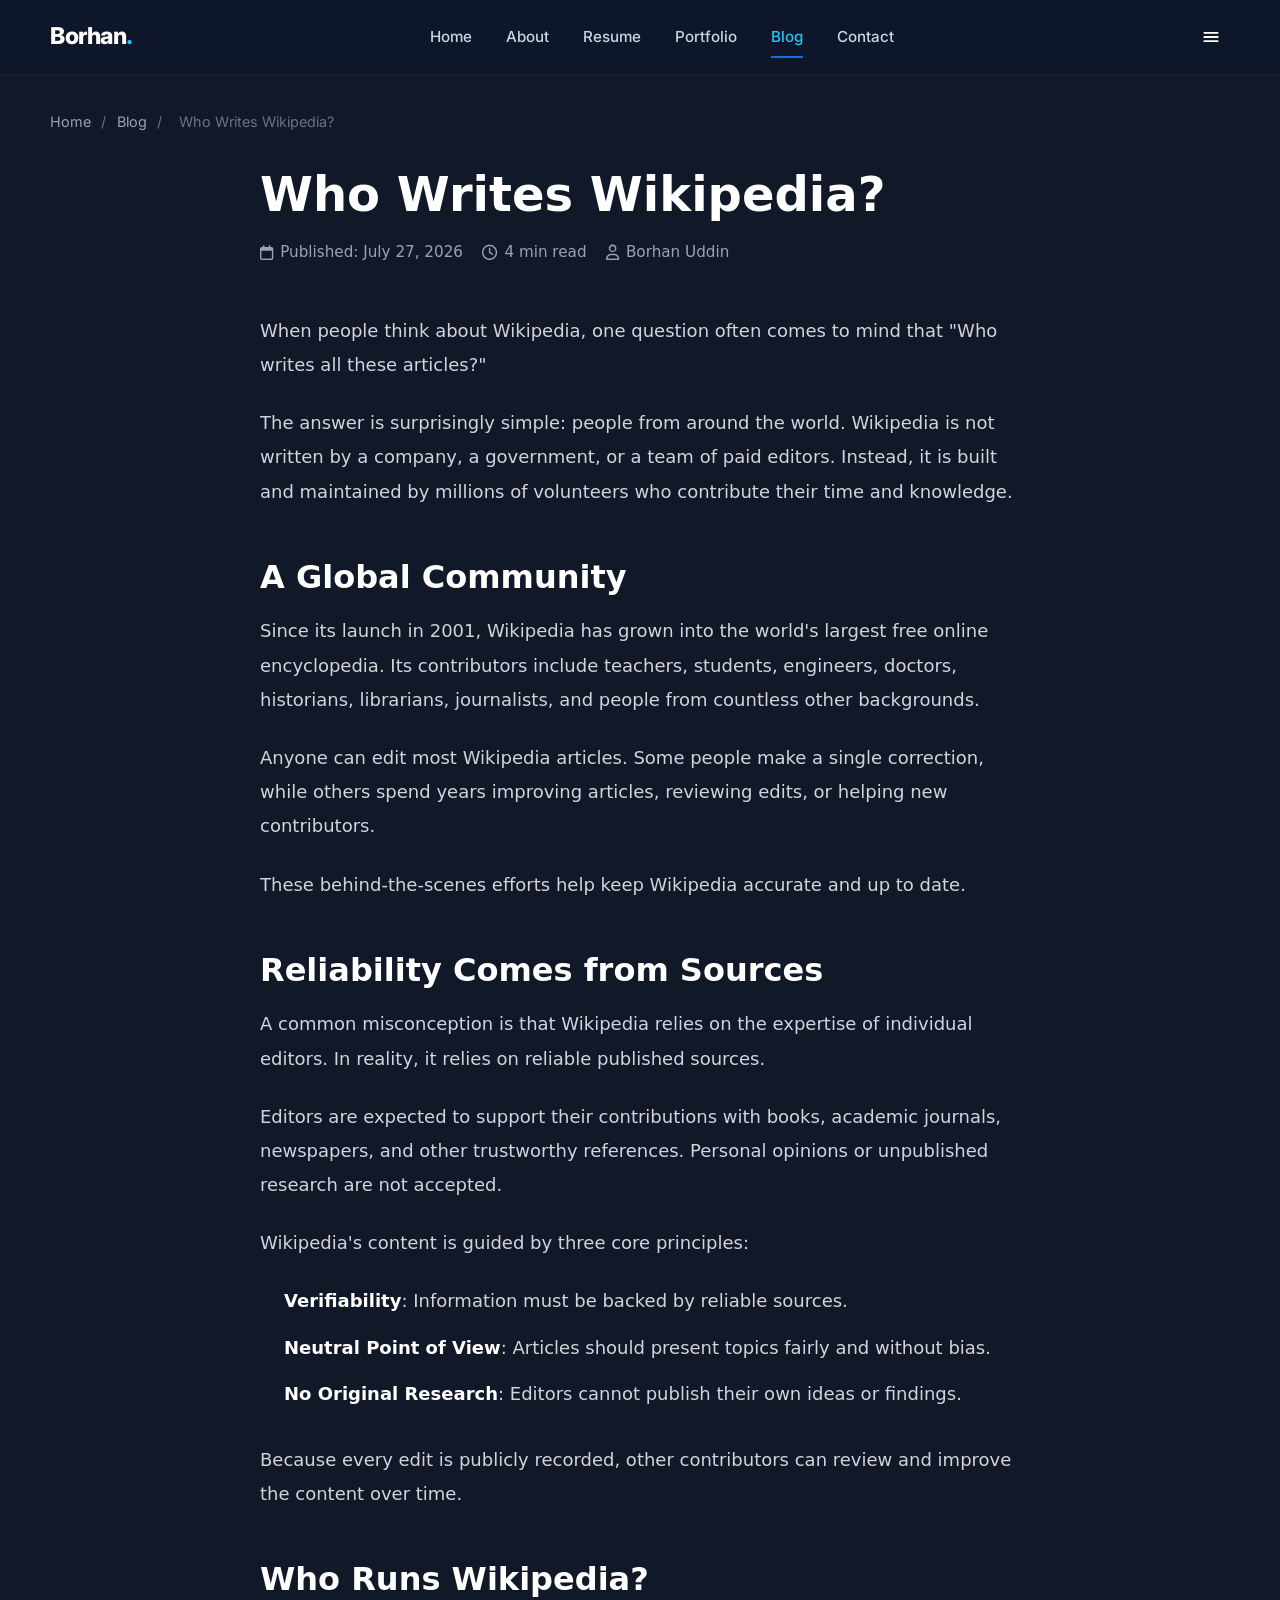
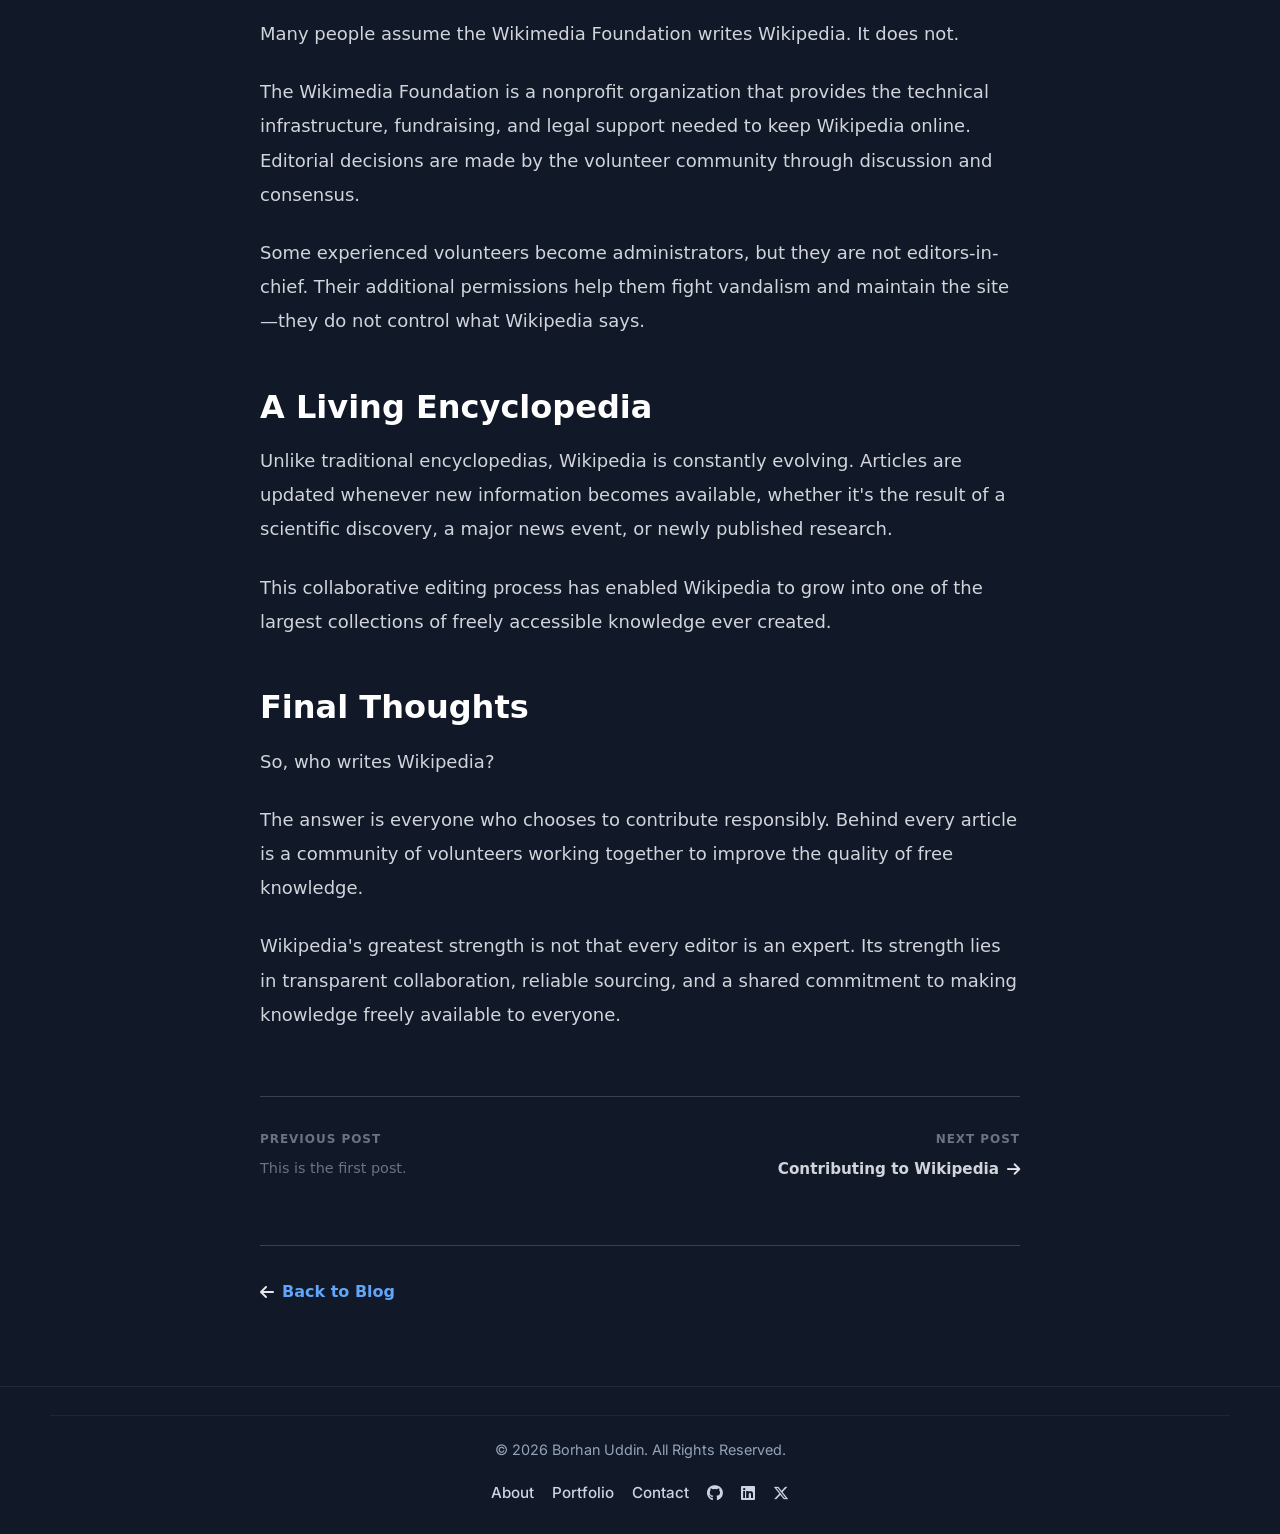
<file: blog/who-writes-wikipedia/index.html>
<!DOCTYPE html>
<html lang="en">
<head>
<meta charset="UTF-8">
<meta name="viewport" content="width=device-width, initial-scale=1.0">
<title>Who Writes Wikipedia?</title>
<meta name="description"
      content="Who writes Wikipedia? Learn how millions of volunteers collaborate to build and maintain the world's largest free encyclopedia.">
<meta name="author"
      content="Borhan Uddin">
<meta name="theme-color"
      content="#111827">
<link rel="canonical"
      href="https://borhanee.github.io/blog/who-writes-wikipedia/">
<meta property="og:title"
      content="Who Writes Wikipedia?">
<meta property="og:description"
      content="Discover who writes Wikipedia and how volunteers collaborate to create free knowledge.">
<meta property="og:type"
      content="article">
<meta property="og:url"
      content="https://borhanee.github.io/blog/who-writes-wikipedia/">
<link rel="icon"
      type="image/png"
      href="../../assets/images/icon.png">
<link rel="stylesheet"
      href="../../assets/css/style.css">
<link rel="stylesheet"
      href="../../assets/css/blog.css">
<link rel="stylesheet"
      href="https://cdnjs.cloudflare.com/ajax/libs/font-awesome/6.7.2/css/all.min.css">
</head>
<body>
<header class="site-header">
<div class="container">
<div class="header-inner">
<a href="../../"
   class="logo">
Borhan<span>.</span>
</a>
<nav class="desktop-nav">
<ul>
<li><a href="../../">Home</a></li>
<li><a href="../../about/">About</a></li>
<li><a href="../../resume/">Resume</a></li>
<li><a href="../../portfolio/">Portfolio</a></li>
<li><a class="active"
       href="../">
Blog
</a></li>
<li><a href="../../contact/">Contact</a></li>
</ul>
</nav>
<button class="menu-toggle"
        type="button"
        aria-label="Open Menu"
        aria-expanded="false">
<svg class="icon-menu"
     viewBox="0 0 24 24">
<path d="M4 7h16M4 12h16M4 17h16"
      fill="none"
      stroke="currentColor"
      stroke-width="2.2"
      stroke-linecap="round"/>
</svg>
<svg class="icon-close"
     viewBox="0 0 24 24">
<path d="M6 6L18 18M18 6L6 18"
      fill="none"
      stroke="currentColor"
      stroke-width="2.2"
      stroke-linecap="round"/>
</svg>
</button>
</div>
</div>
</header>
<div class="menu-overlay"></div>
<nav class="mobile-menu">
<ul>
<li><a href="../../">Home</a></li>
<li><a href="../../about/">About</a></li>
<li><a href="../../resume/">Resume</a></li>
<li><a href="../../portfolio/">Portfolio</a></li>
<li><a class="active"
       href="../">
Blog
</a></li>
<li><a href="../../contact/">Contact</a></li>
</ul>
</nav>
<main class="blog-post">
<div class="container">
<nav class="breadcrumb">
<a href="../../">Home</a>
<span>/</span>
<a href="../">Blog</a>
<span>/</span>
<span>Who Writes Wikipedia?</span>
</nav>
<article class="post">
<header class="post-header">
<h1>
Who Writes Wikipedia?
</h1>
<div class="post-meta">
<span>
<i class="fa-regular fa-calendar"></i>
Published: July 27, 2026
</span>
<span>
<i class="fa-regular fa-clock"></i>
4 min read
</span>
<span>
<i class="fa-regular fa-user"></i>
Borhan Uddin
</span>
</div>
</header>
<div class="post-content">
<p>
When people think about Wikipedia, one question often comes to mind that "Who writes all these articles?"
</p>
<p>
The answer is surprisingly simple: people from around the world. Wikipedia is not written by a company, a government, or a team of paid editors. Instead, it is built and maintained by millions of volunteers who contribute their time and knowledge.
</p>
<h2>A Global Community</h2>
<p>
Since its launch in 2001, Wikipedia has grown into the world's largest free online encyclopedia. Its contributors include teachers, students, engineers, doctors, historians, librarians, journalists, and people from countless other backgrounds.
</p>
<p>
Anyone can edit most Wikipedia articles. Some people make a single correction, while others spend years improving articles, reviewing edits, or helping new contributors.
</p>
<p>
These behind-the-scenes efforts help keep Wikipedia accurate and up to date.
</p>
<h2>Reliability Comes from Sources</h2>
<p>
A common misconception is that Wikipedia relies on the expertise of individual editors. In reality, it relies on reliable published sources.
</p>
<p>
Editors are expected to support their contributions with books, academic journals, newspapers, and other trustworthy references. Personal opinions or unpublished research are not accepted.
</p>
<p>
Wikipedia's content is guided by three core principles:
</p>
<ul>
<li><strong>Verifiability</strong>: Information must be backed by reliable sources.</li>
<li><strong>Neutral Point of View</strong>: Articles should present topics fairly and without bias.</li>
<li><strong>No Original Research</strong>: Editors cannot publish their own ideas or findings.</li>
</ul>
<p>
Because every edit is publicly recorded, other contributors can review and improve the content over time.
</p>
<h2>Who Runs Wikipedia?</h2>
<p>
Many people assume the Wikimedia Foundation writes Wikipedia. It does not.
</p>
<p>
The Wikimedia Foundation is a nonprofit organization that provides the technical infrastructure, fundraising, and legal support needed to keep Wikipedia online. Editorial decisions are made by the volunteer community through discussion and consensus.
</p>
<p>
Some experienced volunteers become administrators, but they are not editors-in-chief. Their additional permissions help them fight vandalism and maintain the site—they do not control what Wikipedia says.
</p>
<h2>A Living Encyclopedia</h2>
<p>
Unlike traditional encyclopedias, Wikipedia is constantly evolving. Articles are updated whenever new information becomes available, whether it's the result of a scientific discovery, a major news event, or newly published research.
</p>
<p>
This collaborative editing process has enabled Wikipedia to grow into one of the largest collections of freely accessible knowledge ever created.
</p>
<h2>Final Thoughts</h2>
<p>
So, who writes Wikipedia?
</p>
<p>
The answer is everyone who chooses to contribute responsibly. Behind every article is a community of volunteers working together to improve the quality of free knowledge.
</p>
<p>
Wikipedia's greatest strength is not that every editor is an expert. Its strength lies in transparent collaboration, reliable sourcing, and a shared commitment to making knowledge freely available to everyone.
</p>
</div>
      <nav class="post-navigation"
     aria-label="Post navigation">
    <div class="post-nav-item">
        <span class="post-nav-label">
            Previous Post
        </span>
        <span class="post-nav-empty">
            This is the first post.
        </span>
    </div>
    <div class="post-nav-item next-post">
        <span class="post-nav-label">
            Next Post
        </span>
        <a href="../contributing-to-wikipedia/">
            Contributing to Wikipedia
            <i class="fa-solid fa-arrow-right"></i>
        </a>
    </div>
      </nav>
<footer class="post-footer">
<a href="../">
<i class="fa-solid fa-arrow-left"></i>
Back to Blog
</a>
</footer>
</article>
</div>
</main>
<footer class="site-footer">
<div class="container footer-content">
<div class="footer-divider"></div>
<p class="footer-copy">
© <span id="current-year"></span> Borhan Uddin. All Rights Reserved.
</p>
<nav class="footer-links">
<a href="../../about/">About</a>
<a href="../../portfolio/">Portfolio</a>
<a href="../../contact/">Contact</a>
<a href="https://github.com/borhanee"
   target="_blank"
   rel="noopener">
<i class="fa-brands fa-github"></i>
</a>
<a href="https://linkedin.com/in/borhaan"
   target="_blank"
   rel="noopener">
<i class="fa-brands fa-linkedin"></i>
</a>
<a href="https://x.com/borhaane"
   target="_blank"
   rel="noopener">
<i class="fa-brands fa-x-twitter"></i>
</a>
</nav>
</div>
</footer>
      <script>
const copyButton = document.querySelector('.copy-link');
const copyMessage = document.querySelector('.copy-message');

if (copyButton) {
    copyButton.addEventListener('click', async () => {
        try {
            await navigator.clipboard.writeText(window.location.href);
            copyMessage.textContent = 'Link copied!';

            setTimeout(() => {
                copyMessage.textContent = '';
            }, 2000);
        } catch (error) {
            copyMessage.textContent = 'Unable to copy the link.';
        }
    });
}
      </script>
<script src="../../assets/js/main.js"></script>
</body>
</html>
</file>
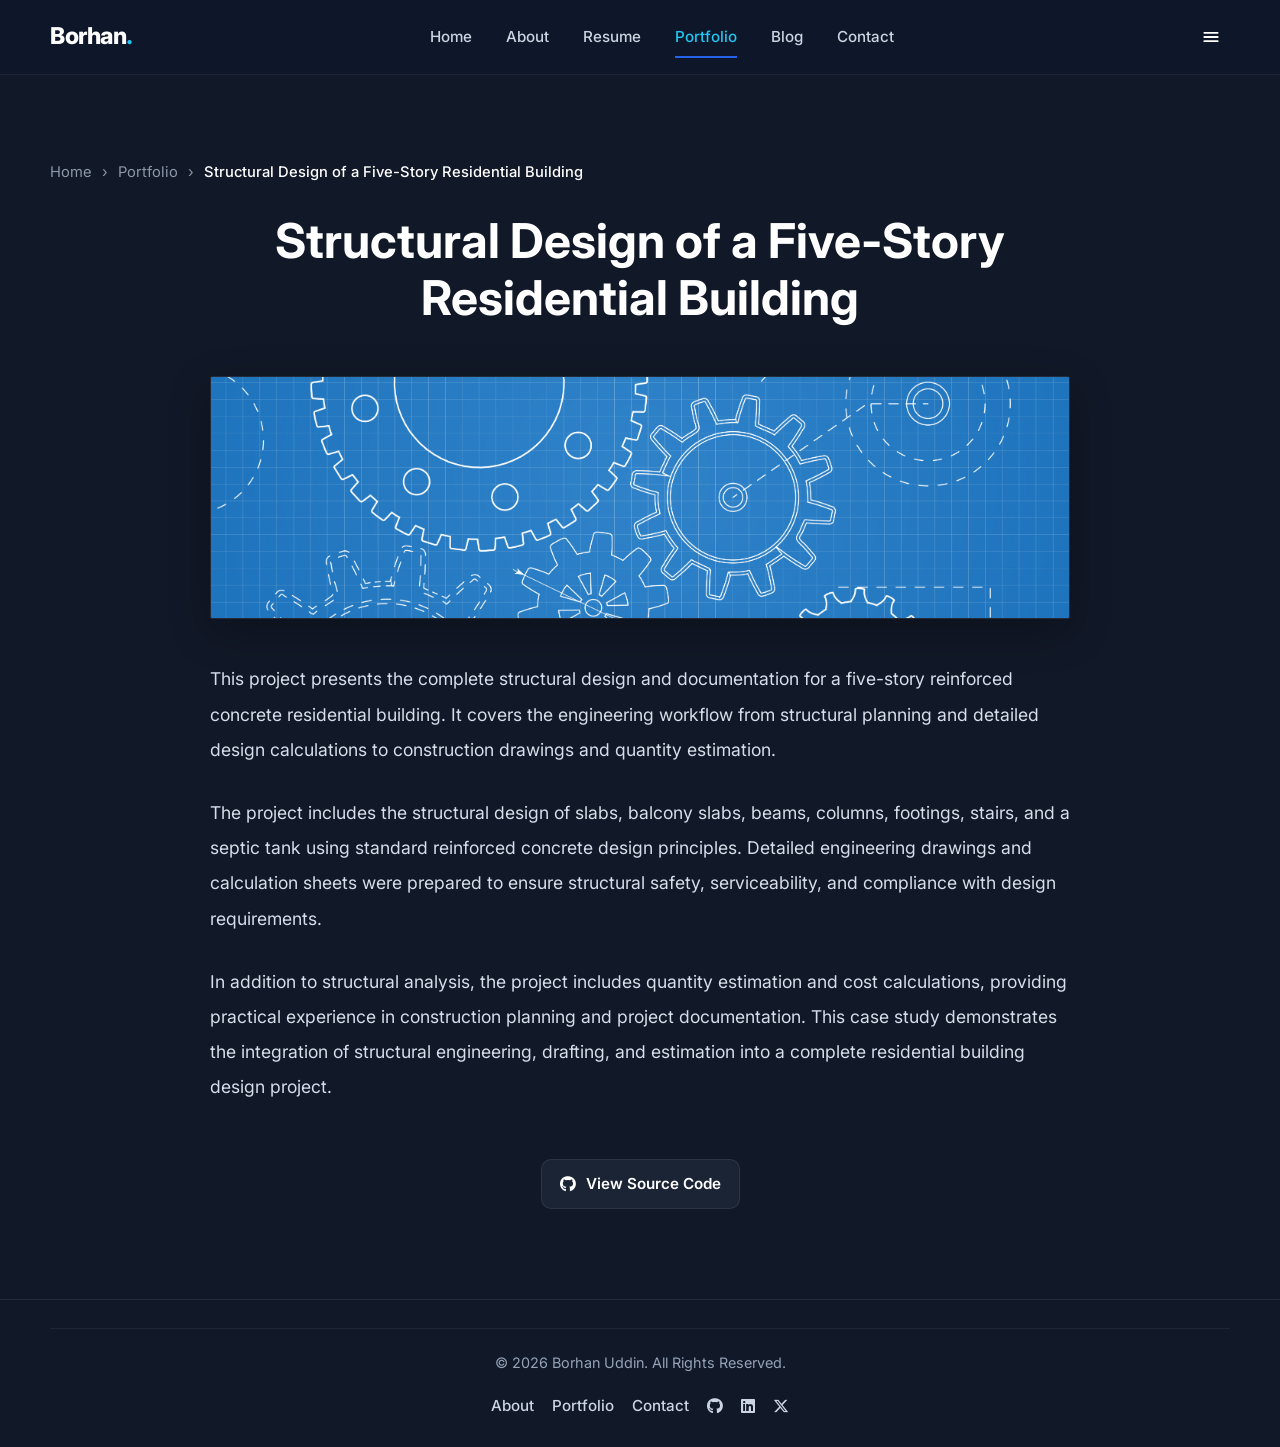
<file: portfolio/structural-design-of-a-five-story-residential-building/index.html>
<!DOCTYPE html>
<html lang="en">
<head>
<meta charset="UTF-8">
<meta name="viewport"
      content="width=device-width, initial-scale=1.0">
<title>Structural Design of a Five-Story Residential Building</title>
<meta name="description"
      content="Structural Design of a Five-Story Residential Building">
<meta name="author"
      content="Borhan Uddin">
<meta name="theme-color"
      content="#111827">
<link rel="icon"
      href="../../assets/images/icon.png">
<link rel="stylesheet"
      href="../../assets/css/style.css">
      <link rel="stylesheet"
      href="../../assets/css/project.css">
<link rel="stylesheet"
href="https://cdnjs.cloudflare.com/ajax/libs/font-awesome/6.7.2/css/all.min.css">
</head>
<body>
<header class="site-header">
<div class="container">
<div class="header-inner">
<a href="../../"
class="logo">
Borhan<span>.</span>
</a>
<nav class="desktop-nav">
<ul>
<li><a href="../../">Home</a></li>
<li><a href="../../about/">About</a></li>
<li><a href="../../resume/">Resume</a></li>
<li><a class="active" href="../../portfolio/">Portfolio</a></li>
<li><a href="../../blog/">Blog</a></li>
<li><a href="../../contact/">Contact</a></li>
</ul>
</nav>
<button
class="menu-toggle"
type="button"
aria-label="Open Menu"
aria-expanded="false">
<svg class="icon-menu"
viewBox="0 0 24 24">
<path d="M4 7h16M4 12h16M4 17h16"
fill="none"
stroke="currentColor"
stroke-width="2.2"
stroke-linecap="round"/>
</svg>
<svg class="icon-close"
viewBox="0 0 24 24">
<path d="M6 6L18 18M18 6L6 18"
fill="none"
stroke="currentColor"
stroke-width="2.2"
stroke-linecap="round"/>
</svg>
</button>
</div>
</div>
</header>
<div class="menu-overlay"></div>
<nav class="mobile-menu">
<ul>
<li><a href="../../">Home</a></li>
<li><a href="../../about/">About</a></li>
<li><a href="../../resume/">Resume</a></li>
<li><a class="active" href="../../portfolio/">Portfolio</a></li>
<li><a href="../../blog/">Blog</a></li>
<li><a href="../../contact/">Contact</a></li>
</ul>
</nav>
<main class="project-page">
<div class="container">
<nav class="breadcrumb fade-up">
<a href="../../">Home</a>
<span>›</span>
<a href="../../portfolio/">Portfolio</a>
<span>›</span>
<span>
Structural Design of a Five-Story Residential Building
</span>
</nav>
<div class="project-header fade-up">
<h1>
Structural Design of a Five-Story Residential Building
</h1>
</div>
<div class="project-cover fade-up">
<img
src="../../portfolio/structural-design-of-a-five-story-residential-building/cover.jpg"
alt="Structural Design of a Five-Story Residential Building">
</div>
<div class="project-content fade-up">
<p>
This project presents the complete structural design and documentation for a five-story reinforced concrete residential building. It covers the engineering workflow from structural planning and detailed design calculations to construction drawings and quantity estimation.
</p>
<p>
The project includes the structural design of slabs, balcony slabs, beams, columns, footings, stairs, and a septic tank using standard reinforced concrete design principles. Detailed engineering drawings and calculation sheets were prepared to ensure structural safety, serviceability, and compliance with design requirements.
</p>
<p>
In addition to structural analysis, the project includes quantity estimation and cost calculations, providing practical experience in construction planning and project documentation. This case study demonstrates the integration of structural engineering, drafting, and estimation into a complete residential building design project.
</p>
</div>
<div class="project-actions fade-up">
<a
class="project-source-btn"
href="https://github.com/borhanee/residential-building-design"
target="_blank"
rel="noopener">
<i class="fa-brands fa-github"></i>
<span>View Source Code</span>
</a>
</div>
</div>
</main>
<footer class="site-footer">
<div class="container footer-content">
<div class="footer-divider"></div>
<p class="footer-copy">
© <span id="current-year"></span> Borhan Uddin. All Rights Reserved.
</p>
<nav class="footer-links">
<a href="../../about/">About</a>
<a href="../../portfolio/">Portfolio</a>
<a href="../../contact/">Contact</a>
<a href="https://github.com/borhanee" target="_blank">
<i class="fa-brands fa-github"></i>
</a>
<a href="https://linkedin.com/in/borhaan" target="_blank">
<i class="fa-brands fa-linkedin"></i>
</a>
<a href="https://x.com/borhaane" target="_blank">
<i class="fa-brands fa-x-twitter"></i>
</a>
</nav>
</div>
</footer>
<script src="../../assets/js/main.js"></script>
</body>
</html>
</file>
<file: assets/css/style.css>
/* ==========================================================
   Borhan Portfolio Website
   File: assets/css/style.css
   Section 1: Reset, Variables & Base Styles
   Platform: GitHub Pages
   ========================================================== */
/* Google Font */
@import url("https://fonts.googleapis.com/css2?family=Inter:wght@300;400;500;600;700;800&display=swap");

/* ==========================
   CSS Variables
========================== */
:root{
    --primary:#2563eb;
    --primary-dark:#1d4ed8;
    --text:#475569;
    --heading:#0f172a;
    --white:#ffffff;
    --background:#ffffff;
    --background-soft:#f8fafc;
    --border:#e2e8f0;
    --shadow: 0 10px 30px rgba(15,23,42,.08);
    --radius:14px;
    --container:1180px;
    --header-height:74px;
    --transition:.3s ease;
}

/* ==========================
   Reset
========================== */
*, *::before, *::after{
    margin:0;
    padding:0;
    box-sizing:border-box;
}

html{
    scroll-behavior:smooth;
}

body{
    font-family:"Inter",sans-serif;
    color:#d1d5db;
    background:#111827;
    line-height:1.7;
    overflow-x:hidden;
    -webkit-font-smoothing:antialiased;
    text-rendering:optimizeLegibility;
}

img{
    display:block;
    max-width:100%;
    height:auto;
}

picture{
    display:block;
}

a{
    color:inherit;
    text-decoration:none;
    transition:var(--transition);
}

button{
    font:inherit;
    border:none;
    background:none;
    cursor:pointer;
}

input, textarea, select{
    font:inherit;
    outline:none;
}

ul, ol{
    list-style:none;
}

/* ==========================
   Layout
========================== */
.container{
    width:min(var(--container),calc(100% - 32px));
    margin-inline:auto;
}

.section{
    padding:100px 0;
}

.section-sm{
    padding:70px 0;
}

/* ==========================
   Typography
========================== */
h1, h2, h3, h4, h5, h6{
    color:var(--heading);
    line-height:1.2;
    font-weight:700;
}

h1{
    font-size:clamp(2.5rem,6vw,4.75rem);
}

h2{
    font-size:clamp(2rem,4vw,3rem);
}

h3{
    font-size:1.5rem;
}

p{
    color:var(--text);
}

/* ==========================
   Utilities
========================== */
.text-center{
    text-align:center;
}

.bg-soft{
    background:var(--background-soft);
}

.card{
    background:var(--white);
    border:1px solid var(--border);
    border-radius:var(--radius);
    box-shadow:var(--shadow);
}

.btn{
    display:inline-flex;
    align-items:center;
    justify-content:center;
    min-width:145px;
    height:42px;
    padding:0 18px;
    border-radius:6px;
    font-size:.88rem;
    font-weight:600;
    transition:transform .25s ease,background-color .25s ease,color .25s ease,border-color .25s ease;
}

.btn:hover{
    transform:translateY(-2px);
}

.btn-primary{
    background:var(--primary);
    color:#fff;
}

.btn-primary:hover{
    background:var(--primary-dark);
}

.btn-outline{
    border:1px solid var(--border);
    color:var(--heading);
}

.btn-outline:hover{
    border-color:var(--primary);
    color:var(--primary);
}

/* ==========================
   Responsive Base
========================== */
@media (max-width:768px){
    .container{
        width:min(calc(100% - 24px),var(--container));
    }

    .section{
        padding:80px 0;
    }
}

/* ==========================================================
   Section 2: Header, Navigation & Mobile Menu
   ========================================================== */
/* ==========================
   Header
========================== */
.site-header{
    position:fixed;
    top:0;
    left:0;
    width:100%;
    z-index:1000;
    background:rgba(15,23,42,.92);
    backdrop-filter:blur(14px);
    -webkit-backdrop-filter:blur(14px);
    border-bottom:1px solid rgba(255,255,255,.05);
    transition:all .3s ease;
}

.site-header.scrolled{
    background:rgba(15,23,42,.97);
    border-bottom:1px solid rgba(34,199,243,.08);
    box-shadow:0 8px 24px rgba(0,0,0,.28);
}

.header-inner{
    height:var(--header-height);
    display:flex;
    align-items:center;
    justify-content:space-between;
}

/* ==========================
   Logo
========================== */
.logo{
    display:flex;
    align-items:center;
    font-size:1.45rem;
    font-weight:800;
    color:#ffffff;
    letter-spacing:-.02em;
}

.logo span{
    color:#22c7f3;
}

/* ==========================
   Desktop Navigation
========================== */
.desktop-nav ul{
    display:flex;
    align-items:center;
    gap:34px;
}

.desktop-nav a{
    position:relative;
    display:inline-flex;
    align-items:center;
    color:#cbd5e1;
    font-size:.95rem;
    font-weight:500;
    text-decoration:none;
    transition:color .25s ease;
}

.desktop-nav a:hover{
    color:#22c7f3;
}

.desktop-nav a::after{
    content:"";
    position:absolute;
    left:0;
    bottom:-8px;
    width:0;
    height:2px;
    background:var(--primary);
    transition:var(--transition);
}

.desktop-nav a:hover::after, .desktop-nav a.active::after{
    width:100%;
}

.desktop-nav a.active{
    color:#22c7f3;
}

/* ==========================
   Mobile Menu Button
========================== */
.menu-toggle{
    position:relative;
    display:flex;
    align-items:center;
    justify-content:center;
    width:38px;
    height:38px;
    padding:0;
    background:transparent;
    border:none;
    color:#ffffff;
    cursor:pointer;
    transition:color .25s ease;
    user-select:none;
    -webkit-user-select:none;
    -webkit-touch-callout:none;
}

.menu-toggle svg{
    position:absolute;
    transition:opacity .2s ease;
}

.icon-menu{
    width:20px;
    height:20px;
}

.icon-close{
    width:24px;
    height:24px;
    opacity:0;
}

.menu-toggle.active .icon-menu{
    opacity:0;
}

.menu-toggle.active .icon-close{
    opacity:1;
}

.menu-toggle:hover{
    color:#22c7f3;
}

/* ==========================
   Overlay
========================== */
.menu-overlay{
    background:rgba(2,6,23,.72);
}

.menu-overlay.active{
    opacity:1;
    visibility:visible;
}

/* ==========================
   Mobile Menu
========================== */
.mobile-menu{
    position:fixed;
    top:84px;
    left:50%;
    transform:translate(-50%,-10px);
    width:380px;
    max-width:min(380px, calc(100vw - 24px));
    background:#101826;
    border-radius:12px;
    box-shadow:0 18px 45px rgba(0,0,0,.45);
    padding:12px;
    opacity:0;
    visibility:hidden;
    transition:.25s ease;
    z-index:1100;
}

.mobile-menu.active{
    opacity:1;
    visibility:visible;
    transform:translate(-50%,0);
}

.mobile-menu ul{
    list-style:none;
    margin:0;
    padding:0;
}

.mobile-menu li+li{
    margin-top:2px;
}

.mobile-menu a{
    display:block;
    padding:10px 16px;
    border-radius:5px;
    color:#d7dee8;
    text-decoration:none;
    font-size:15px;
    font-weight:700;
    transition:.2s;
}

.mobile-menu a:hover{
    background:#182233;
    color:#22c7f3;
}

.mobile-menu a.active{
    background:#22c7f3;
    color:#fff;
    border-radius:5px;
}

.menu-close{
    position:absolute;
    top:-56px;
    right:0;
    width:42px;
    height:42px;
    background:transparent;
    border:none;
    color:#fff;
    font-size:30px;
    cursor:pointer;
}

/* ==========================
   Responsive Navigation
========================== */
@media (max-width:991px){
    .desktop-nav{
        display:none;
    }

    .menu-toggle{
        display:flex;
    }
}

/* ==========================================================
   Section 3: Hero
   ========================================================== */
/* Hero */
.hero{
    padding-top:140px;
    padding-bottom:110px;
}

.hero-content{
    max-width:620px;
}

.hero-name{
    font-size:clamp(2rem,5.5vw,3rem);
    font-weight:800;
    color:#f8fafc;
    line-height:1.08;
    letter-spacing:-0.03em;
    margin-bottom:8px;
}

.hero-role{
    margin-top:0;
    margin-bottom:4px;
    min-height:28px;
    color:#22c7f3;
    font-size:clamp(1.35rem,3vw,1.55rem);
    font-weight:700;
    line-height:1.15;
}

.hero-description{
    margin-top:4px;
    max-width:560px;
    font-size:1.05rem;
    line-height:1.75;
    color:#9ca3af;
}

.hero-actions{
    display:flex;
    gap:18px;
    flex-wrap:wrap;
    margin-top:42px;
}

.hero-actions .btn{
    min-width:170px;
    height:56px;
    font-size:1rem;
    font-weight:700;
}

.hero-actions .btn-primary{
    background:#18b7e8;
    color:#fff;
}

.hero-actions .btn-primary:hover{
    background:#0ea5d6;
}

.hero-actions .btn-outline{
    background:#1f2937;
    border:none;
    color:#fff;
}

.hero-actions .btn-outline:hover{
    background:#2b3647;
}

/* Social */
.hero-social{
    display:flex;
    align-items:center;
    gap:18px;
    margin-top:34px;
}

.hero-social a{
    display:flex;
    align-items:center;
    justify-content:center;
    width:42px;
    height:42px;
    color:#9ca3af;
    text-decoration:none;
    transition:.25s ease;
}

.hero-social i{
    font-size:22px;
    line-height:1;
}

.hero-social a:hover{
    color:#22c7f3;
    transform:translateY(-2px);
}

/* Mobile */
@media (max-width:768px){
    .hero{
        padding-top:120px;
        padding-bottom:90px;
    }

    .hero-description{
        font-size:1.1rem;
    }

    .hero-actions{
        gap:14px;
    }

    .hero-actions .btn{
        flex:1;
        min-width:140px;
    }
}

/* ==========================================================
   Section 4 : Recent Projects
========================================================== */
.projects{
    padding:120px 0 90px;
}

.projects-title{
    text-align:center;
    font-size:clamp(1.5rem,4vw,1.9rem);
    font-weight:800;
    color:#f8fafc;
    margin-bottom:40px;
}

.projects-grid{
    display:grid;
    grid-template-columns:minmax(0,700px);
    justify-content:center;
    gap:28px;
}

.project-card{
    background:#1a2436;
    border:1px solid rgba(255,255,255,.06);
    border-radius:14px;
    padding:30px;
    transition:.3s ease;
}

.project-card:hover{
    transform:translateY(-5px);
    border-color:#22c7f3;
}

.project-card h3{
    color:#ffffff;
    font-size:1.65rem;
    font-weight:700;
    margin-bottom:14px;
    overflow:hidden;
    white-space:nowrap;
    text-overflow:ellipsis;
}

.project-card p{
    color:#9ca3af;
    line-height:1.8;
    margin-bottom:22px;
}

.project-link{
    display:inline-flex;
    align-items:center;
    gap:5px;
    white-space:nowrap;
    font-size:.95rem;
    font-weight:600;
    color:#22c7f3;
    text-decoration:none;
}

.projects-footer{
    display:flex;
    justify-content:center;
    margin-top:36px;
}

.projects-button{
    display:inline-flex;
    align-items:center;
    gap:6px;
    color:#22c7f3;
    font-size:.95rem;
    font-weight:600;
    text-decoration:none;
    white-space:nowrap;
}

.projects-button svg{
    width:14px;
    height:14px;
    flex-shrink:0;
    transition:transform .25s ease;
}

.projects-button:hover svg{
    transform:translateX(3px);
}

.project-link svg{
    width:16px;
    height:16px;
    flex-shrink:0;
    transition:transform .25s ease;
}

.project-link:hover svg{
    transform:translateX(3px);
}

.project-link:hover{
    gap:14px;
}

.projects-more{
    text-align:center;
    margin-top:56px;
}

.projects-more a{
    display:inline-flex;
    align-items:center;
    gap:10px;
    color:#22c7f3;
    font-weight:700;
    font-size:1.1rem;
}

.projects-more a:hover{
    gap:14px;
}

/* Mobile */
@media (max-width:768px){
    .projects{
        padding:90px 0 70px;
    }

    .projects-title{
        font-size:2rem;
        margin-bottom:42px;
    }

    .project-card{
        padding:24px;
    }

    .project-card h3{
        font-size:1.45rem;
    }
}

/* ==========================================================
   Section 5 : Footer
========================================================== */
.site-footer{
    background:#111827;
    border-top:1px solid rgba(255,255,255,.08);
    padding:28px 0;
}

.footer-content{
    display:flex;
    flex-direction:column;
    align-items:center;
    justify-content:center;
    text-align:center;
}

.footer-divider{
    width:100%;
    height:1px;
    background:rgba(255,255,255,.06);
    margin-bottom:22px;
}

.footer-copy{
    margin:0;
    color:#94a3b8;
    font-size:.9rem;
}

.footer-links{
    display:flex;
    align-items:center;
    justify-content:center;
    flex-wrap:wrap;
    gap:18px;
    margin-top:18px;
}

.footer-links a{
    display:flex;
    align-items:center;
    justify-content:center;
    color:#cbd5e1;
    text-decoration:none;
    font-size:.95rem;
    font-weight:500;
    transition:all .25s ease;
}

.footer-links a:hover{
    color:#22c7f3;
}

.footer-links i{
    font-size:1rem;
}

@media (max-width:768px){
    .site-footer{
        padding:24px 0;
    }

    .footer-links{
        gap:14px;
        margin-top:16px;
    }
}

/* ==========================================================
   Section 6 : Mobile Menu & Animations
========================================================== */
/* ==========================
   Fade Animation
========================== */
.fade-up{
    opacity:0;
    transform:translateY(40px);
    transition: opacity .7s ease, transform .7s ease;
}

.fade-up.show{
    opacity:1;
    transform:translateY(0);
}

/* ==========================
   Link Hover
========================== */
.desktop-nav a, .mobile-menu a, .footer-nav a{
    transition: color .25s ease;
}

/* ==========================
   Card Hover
========================== */
.card, .project-card{
    transition: transform .3s ease, box-shadow .3s ease, border-color .3s ease;
}

/* ==========================
   Selection
========================== */
::selection{
    background:#22c7f3;
    color:#ffffff;
}

/* ==========================
   Scrollbar
========================== */
::-webkit-scrollbar{
    width:10px;
}

::-webkit-scrollbar-track{
    background:#111827;
}

::-webkit-scrollbar-thumb{
    background:#334155;
    border-radius:999px;
}

::-webkit-scrollbar-thumb:hover{
    background:#475569;
}

/* ==========================================================
   Hero Typing Animation
========================================================== */
.typing-cursor{
    display:inline-block;
    margin-left:2px;
    animation:blink .8s infinite;
}

@keyframes blink{
    0%,50%{
        opacity:1;
    }

    51%,100%{
        opacity:0;
    }
}

.mobile-menu-brand{
    display:flex;
    align-items:center;
    height:72px;
    padding:0 22px;
    margin-bottom:18px;
    border:1px solid rgba(255,255,255,.08);
    border-radius:22px;
}

.mobile-menu-brand .logo{
    color:#fff;
    font-size:1.4rem;
    font-weight:800;
    text-decoration:none;
}

.mobile-menu-brand .logo span{
    color:#22c7f3;
}

.project-excerpt{
    color:#94a3b8;
    line-height:1.7;
    margin:14px 0 22px;
    display:-webkit-box;
    -webkit-line-clamp:2;
    -webkit-box-orient:vertical;
    overflow:hidden;
}

/* ==========================================================
   Contact Page
========================================================== */
.contact-page{
    padding-top:128px;
    padding-bottom:88px;
}

.contact-section{
    width:100%;
    display:flex;
    justify-content:center;
}

.page-header{
    max-width:620px;
    margin:0 auto 68px;
    text-align:center;
}

.page-header h1{
    margin:0;
    font-size:2.1rem;
    font-weight:700;
    line-height:1.2;
    color:#ffffff;
}

.page-header h1 span{
    color:#22c7f3;
}

.page-header p{
    max-width:420px;
    margin:18px auto 0;
    font-size:1rem;
    line-height:1.8;
    color:#8e99ab;
}

.contact-layout{
    display:flex;
    flex-direction:column;
    gap:20px;
    width:83%;
    max-width:360px;
    margin:0 auto;
}

.contact-info{
    display:flex;
    flex-direction:column;
    gap:18px;
    width:100%;
    max-width:none;
}

.info-card{
    display:flex;
    align-items:center;
    gap:12px;
    padding:16px;
    min-height:88px;
    width:100%;
    box-sizing:border-box;
    background:#182334;
    border:1px solid rgba(255,255,255,.06);
    border-radius:8px;
    transition:var(--transition);
}

.info-card:hover{
    border-color:rgba(34,199,243,.18);
    transform:translateY(-2px);
}

.info-icon{
    width:46px;
    height:46px;
    display:flex;
    align-items:center;
    justify-content:center;
    color:#22c7f3;
    flex-shrink:0;
}

.info-icon svg{
    width:24px;
    height:24px;
    stroke-width:2;
}

.info-card h3{
    margin:0 0 3px;
    color:#ffffff;
    font-size:1rem;
    font-weight:600;
}

.info-card p{
    margin:0;
    color:#97a2b5;
    font-size:.92rem;
    line-height:1.5;
}

.contact-form{
    background:#182334;
    border:1px solid rgba(255,255,255,.06);
    border-radius:10px;
    padding:28px;
    max-width:100%;
    transition:var(--transition);
    width:100%;
    box-sizing:border-box;
}

.contact-form:hover{
    border-color:rgba(34,199,243,.15);
}

.form-row{
    display:grid;
    grid-template-columns:1fr 1fr;
    gap:14px;
}

.form-group{
    margin-bottom:20px;
}

.form-group label{
    display:none;
}

.form-group input, .form-group textarea{
    width:100%;
    background:#202b3d;
    border:1px solid rgba(255,255,255,.10);
    border-radius:6px;
    color:#ffffff;
    padding:13px 16px;
    font-size:1rem;
    outline:none;
    transition:.2s;
    box-sizing:border-box;
}

.form-group input::placeholder, .form-group textarea::placeholder{
    color:#8f99aa;
}

.form-group textarea{
    resize:none;
    height:172px;
    line-height:1.5;
}

.form-group input:focus, .form-group textarea:focus{
    border-color:#27c7f3;
    box-shadow:none;
}

.form-group input:hover, .form-group textarea:hover{
    border-color:rgba(34,199,243,.35);
}

.h-captcha{
    margin:28px 0;
}

.contact-submit{
    width:100%;
    height:48px;
    display:flex;
    align-items:center;
    justify-content:center;
    gap:10px;
    border:none;
    border-radius:6px;
    background:#18b7dc;
    color:#ffffff;
    font-size:.94rem;
    font-weight:600;
    cursor:pointer;
    transition:var(--transition);
}

.contact-submit:hover{
    background:#14acd1;
    transform:translateY(-1px);
}

.send-icon{
    width:18px;
    height:18px;
    flex-shrink:0;
}

.contact-submit i{
    font-size:.95rem;
}

@media (max-width:768px){
    .contact-page{
        padding-top:120px;
        padding-bottom:90px;
    }

    .form-row{
        grid-template-columns:1fr;
        gap:0;
    }
}

.contact-success{
    display:none;
    align-items:center;
    justify-content:center;
    gap:10px;
    margin:0 auto 32px;
    max-width:980px;
    padding:14px 18px;
    border-radius:8px;
    background:rgba(34,197,94,.12);
    border:1px solid rgba(34,197,94,.25);
    color:#7ee787;
    font-size:.95rem;
    font-weight:500;
}

.contact-success i{
    font-size:1rem;
}

/* ==========================================================
About Page
========================================================== */
.about-page{
    padding-top:128px;
    padding-bottom:90px;
}

.about-header{
    text-align:center;
    margin-bottom:42px;
}

.about-header h1{
    margin:0;
    font-size:2.2rem;
    font-weight:700;
    color:#ffffff;
    line-height:1.2;
}

.about-header h1 span{
    color:#22c7f3;
}

.about-avatar{
    display:flex;
    justify-content:center;
    margin-bottom:34px;
}

.about-avatar img{
    width:170px;
    height:170px;
    object-fit:cover;
    border-radius:50%;
    border:6px solid #ffffff;
    box-shadow: 0 0 30px rgba(34,199,243,.35), 0 0 60px rgba(34,199,243,.12);
}

.about-content{
    max-width:520px;
    margin:0 auto;
}

.about-content h2{
    margin:0 0 18px;
    color:#ffffff;
    font-size:2rem;
    font-weight:700;
    line-height:1.15;
}

.about-content p{
    margin:0 0 18px;
    color:#a4afc0;
    font-size:1rem;
    line-height:1.85;
}

.about-content p:last-child{
    margin-bottom:0;
}

.wikimedia-button{
    margin-top:34px;
    display:flex;
    justify-content:center;
}

.wikimedia-button a{
    display:inline-flex;
    align-items:center;
    gap:10px;
    padding:11px 18px;
    background:#1fb7e8;
    border:1px solid rgba(255,255,255,.08);
    border-radius:6px;
    text-decoration:none;
    box-shadow:0 8px 20px rgba(0,0,0,.18);
    transition:all .25s ease;
}

.wikimedia-button a:hover{
    transform:translateY(-2px);
    background:#24c2f5;
    box-shadow:0 12px 28px rgba(0,0,0,.25);
}

.wikimedia-icon{
    width:18px;
    height:18px;
    display:block;
    flex-shrink:0;
    pointer-events:none;
    user-select:none;
    -webkit-user-select:none;
    -webkit-user-drag:none;
    -webkit-touch-callout:none;
}

.wikimedia-button span{
    font-size:15px;
    font-weight:600;
    line-height:1;
    letter-spacing:0;
    color:#fff;
    white-space:nowrap;
}

/* ==========================
Mobile
========================== */
@media (max-width:768px){
    .about-page{
        padding-top:118px;
        padding-bottom:82px;
    }

    .about-header{
        text-align:center;
        margin-bottom:28px;
    }

    .about-header h1{
        font-size:2rem;
    }

    .about-avatar{
        margin-bottom:28px;
    }

    .about-avatar img{
        width:180px;
        height:180px;
        object-fit:cover;
        border-radius:50%;
        border:5px solid #ffffff;
        box-shadow: 0 0 26px rgba(34,199,243,.22);
    }

    .about-content{
        max-width:360px;
        margin:0 auto;
    }

    .about-content h2{
        margin:0 0 16px;
        font-size:2rem;
        line-height:1.08;
    }

    .about-content p{
        margin:0 0 18px;
        line-height:1.9;
    }

    .wikimedia-button{
        margin-top:30px;
        display:flex;
        justify-content:center;
    }

    .wikimedia-button a{
        padding:10px 16px;
        gap:8px;
    }

    .wikimedia-icon{
        width:17px;
        height:17px;
    }

    .wikimedia-button span{
        font-size:14px;
    }
}

/* ==========================================================
   Resume Page
========================================================== */
.resume-page{
    padding-top:128px;
    padding-bottom:90px;
}

.resume-header{
    display:flex;
    flex-direction:column;
    align-items:center;
    margin-bottom:54px;
}

.resume-header h1{
    margin:0 0 24px;
    color:#ffffff;
    font-size:2.2rem;
    font-weight:700;
}

.resume-header h1 span{
    color:#22c7f3;
}

.resume-download{
    display:inline-flex;
    align-items:center;
    justify-content:center;
    gap:10px;
    height:48px;
    padding:0 22px;
    border-radius:8px;
    background:#18b7dc;
    color:#ffffff;
    text-decoration:none;
    font-size:.95rem;
    font-weight:600;
    transition:var(--transition);
}

.resume-download:hover{
    background:#14acd1;
    transform:translateY(-2px);
}

.resume-section{
    margin-bottom:60px;
}

.resume-section:last-child{
    margin-bottom:0;
}

.resume-section h2{
    display:flex;
    align-items:center;
    gap:12px;
    margin:0 0 28px;
    color:#ffffff;
    font-size:2rem;
    font-weight:700;
}

.resume-section h2 i{
    color:#22c7f3;
    font-size:1.45rem;
    width:28px;
    text-align:center;
}

.timeline{
    position:relative;
    margin-left:14px;
}

.timeline::before{
    content:"";
    position:absolute;
    left:4px;
    top:0;
    bottom:0;
    width:1px;
    background:rgba(255,255,255,.10);
}

.timeline-item{
    position:relative;
    padding-left:28px;
    padding-bottom:34px;
}

.timeline-item:last-child{
    padding-bottom:0;
}

.timeline-dot{
    position:absolute;
    left:0;
    top:5px;
    width:10px;
    height:10px;
    border-radius:50%;
    background:#6e7687;
    border:2px solid #9ea6b6;
}

.timeline-date{
    display:block;
    margin-bottom:8px;
    color:#8d97aa;
    font-size:.82rem;
}

.timeline-content h3{
    margin:0 0 5px;
    font-size:1.25rem;
    font-weight:700;
    line-height:1.3;
    color:#ffffff;
}

.timeline-content h4{
    margin:0 0 10px;
    font-size:.95rem;
    font-weight:600;
    line-height:1.5;
    color:#22c7f3;
}

.timeline-content p{
    margin:0;
    color:#a5afc0;
    line-height:1.8;
    font-size:.97rem;
}

@media (max-width:768px){
    .resume-page{
        padding-top:118px;
        padding-bottom:84px;
    }

    .resume-header{
        margin-bottom:48px;
    }

    .resume-header h1{
        font-size:2.1rem;
    }

    .resume-section{
        margin-bottom:52px;
    }

    .resume-section h2{
        display:flex;
        align-items:center;
        gap:12px;
        margin:0 0 24px;
        color:#ffffff;
        font-size:1.75rem;
        font-weight:700;
    }

    .timeline-content h3{
        font-size:1.25rem;
        line-height:1.3;
    }

    .resume-download{
        height:46px;
        padding:0 20px;
        background:#22b5d6;
    }
}

/* ==========================================================
   Blog Page
========================================================== */
.blog-page{
    padding-top:128px;
    padding-bottom:110px;
    min-height:calc(100vh - 250px);
}

.blog-header{
    text-align:center;
    margin-bottom:180px;
}

.blog-header h1{
    margin:0;
    font-size:2.2rem;
    font-weight:700;
    line-height:1.2;
    color:#ffffff;
}

.blog-header h1 span{
    color:#22c7f3;
}

.blog-empty{
    text-align:center;
    max-width:520px;
    margin:0 auto;
}

.blog-empty p{
    margin:0;
    color:#8f99aa;
    font-size:1.1rem;
    line-height:1.7;
}

.blog-empty p+p{
    margin-top:2px;
}

@media (max-width:768px){
    .blog-page{
        padding-top:120px;
        padding-bottom:135px;
        min-height:calc(100vh - 220px);
    }

    .blog-header{
        margin-bottom:170px;
    }

    .blog-header h1{
        font-size:2.15rem;
    }

    .blog-empty{
        max-width:320px;
    }

    .blog-empty p{
        font-size:1rem;
        line-height:1.6;
    }
}

/* ==========================================================
   Portfolio Page
========================================================== */
.portfolio-page{
    padding-top:128px;
    padding-bottom:90px;
}

.portfolio-section{
    width:100%;
}

.portfolio-grid{
    display:grid;
    grid-template-columns:1fr;
    max-width:760px;
    margin:0 auto;
}

.portfolio-card{
    display:block;
    overflow:hidden;
    background:#182334;
    border:1px solid rgba(255,255,255,.06);
    border-radius:10px;
    text-decoration:none;
    transition:var(--transition);
}

.portfolio-card:hover{
    transform:translateY(-5px);
    border-color:rgba(34,199,243,.18);
}

.portfolio-image{
    position:relative;
    overflow:hidden;
    aspect-ratio:16/9;
    background:#111827;
}

.portfolio-image img{
    width:100%;
    height:100%;
    display:block;
    object-fit:cover;
    transition:transform .45s ease;
}

.portfolio-card:hover .portfolio-image img{
    transform:scale(1.04);
}

.portfolio-content{
    padding:24px;
}

.portfolio-content h3{
    margin:0 0 12px;
    color:#ffffff;
    font-size:1.35rem;
    font-weight:700;
    line-height:1.4;
}

.portfolio-content p{
    margin:0;
    color:#9aa6b8;
    font-size:.96rem;
    line-height:1.8;
}

@media (max-width:768px){
    .portfolio-page{
        padding-top:120px;
        padding-bottom:84px;
    }

    .portfolio-content{
        padding:20px;
    }

    .portfolio-content h3{
        font-size:1.15rem;
    }

    .portfolio-content p{
        margin:0;
        color:#9aa6b8;
        font-size:.96rem;
        line-height:1.8;
        display:-webkit-box;
        -webkit-line-clamp:2;
        -webkit-box-orient:vertical;
        overflow:hidden;
    }
}
</file>
<file: assets/css/blog.css>
/* ==========================================
   BLOG — GENERAL
========================================== */
.blog-post {
    padding: 110px 20px 80px;
}

.post {
    max-width: 760px;
    margin: 0 auto;
}

/* ==========================================
   BLOG POST — TYPOGRAPHY
========================================== */
.post, .post * {
    font-family: system-ui, -apple-system, BlinkMacSystemFont, "Segoe UI", Roboto, Helvetica, Arial, sans-serif;
    color: #e5e7eb;
    opacity: 1;
}

.post-header h1 {
    margin: 0 0 1rem;
    font-size: 3rem;
    line-height: 1.2;
    font-weight: 800;
    color: #ffffff;
}

.bangla-post .post-header h2 {
    margin: 0 0 1rem;
    font-size: 2rem;
    line-height: 1.3;
    font-weight: 700;
    color: #ffffff;
}

.post-content {
    font-size: 18px;
    line-height: 1.9;
}

.post-content p {
    margin: 0 0 1.5rem;
    font-size: 18px;
    line-height: 1.9;
    color: #d1d5db;
}

.post-content h2 {
    margin: 3rem 0 1rem;
    font-size: 2rem;
    line-height: 1.3;
    font-weight: 700;
    color: #ffffff;
}

.post-content h3 {
    margin: 2rem 0 1rem;
    font-size: 1.5rem;
    line-height: 1.4;
    font-weight: 700;
    color: #ffffff;
}

.post strong {
    color: #ffffff;
}

.post em {
    font-style: italic;
}

.post a {
    color: #60a5fa;
    text-decoration: none;
}

.post a:hover {
    text-decoration: underline;
}

/* ==========================================
   POST META
========================================== */
.post-meta {
    display: flex;
    flex-wrap: wrap;
    gap: 1.2rem;
    margin-bottom: 3rem;
    color: #9ca3af;
    font-size: .95rem;
}

.post-meta span {
    display: inline-flex;
    align-items: center;
    gap: .45rem;
    color: #9ca3af;
}

.post-meta i {
    color: #9ca3af;
}

/* ==========================================
   BREADCRUMB
========================================== */
.breadcrumb {
    margin-bottom: 2rem;
    font-size: .9rem;
}

.breadcrumb a {
    color: #9ca3af;
    text-decoration: none;
}

.breadcrumb a:hover {
    color: #ffffff;
}

.breadcrumb span {
    margin: 0 .4rem;
    color: #6b7280;
}

/* ==========================================
   LISTS
========================================== */
.post-content ul, .post-content ol {
    margin: 1rem 0 2rem;
    padding-left: 1.5rem;
}

.post-content li {
    margin-bottom: .75rem;
    color: #d1d5db;
}

/* ==========================================
   ARTICLE IMAGES
========================================== */
.post-content img {
    display: block;
    width: 100%;
    height: auto;
    margin: 2rem 0;
    border-radius: 14px;
}

/* ==========================================
   BLOCKQUOTE
========================================== */
.post-content blockquote {
    margin: 2rem 0;
    padding-left: 1rem;
    border-left: 4px solid #3b82f6;
    color: #cbd5e1;
    font-style: italic;
}

/* ==========================================
   CODE
========================================== */
.post-content pre {
    overflow-x: auto;
    padding: 1rem;
    border-radius: 10px;
    background: #111827;
}

.post-content code {
    font-family: Consolas, "Courier New", monospace;
}

/* ==========================================
   SHARE
========================================== */
.post-share {
    margin-top: 3rem;
    padding-top: 1.5rem;
    border-top: 1px solid #374151;
}

.share-label {
    display: block;
    margin-bottom: 1rem;
    color: #9ca3af;
    font-size: .9rem;
    font-weight: 500;
}

.share-buttons {
    display: flex;
    flex-wrap: wrap;
    gap: .7rem;
}

.share-buttons a, .share-buttons button {
    display: inline-flex;
    align-items: center;
    justify-content: center;
    gap: .5rem;
    min-height: 40px;
    padding: 0 .9rem;
    border: 1px solid #374151;
    border-radius: 8px;
    background: transparent;
    color: #d1d5db;
    font: inherit;
    font-size: .9rem;
    font-weight: 500;
    text-decoration: none;
    cursor: pointer;
    transition: color .2s ease, background-color .2s ease, border-color .2s ease;
}

.share-buttons a:hover, .share-buttons button:hover {
    color: #ffffff;
    background: rgba(96, 165, 250, .08);
    border-color: #60a5fa;
    text-decoration: none;
}

.copy-message {
    display: block;
    min-height: 1.2rem;
    margin-top: .75rem;
    color: #9ca3af;
    font-size: .85rem;
}

/* ==========================================
   POST FOOTER
========================================== */
.post-footer {
    margin-top: 4rem;
    padding-top: 2rem;
    border-top: 1px solid #374151;
}

.post-footer a {
    display: inline-flex;
    align-items: center;
    gap: .5rem;
    color: #60a5fa;
    font-weight: 600;
    text-decoration: none;
}

.post-footer a:hover {
    color: #93c5fd;
    text-decoration: none;
}

/* ==========================================
   BLOG ARCHIVE
========================================== */
.blog-page {
    padding: 110px 20px 80px;
}

.blog-header {
    margin-bottom: 3rem;
}

.blog-header h1 {
    margin: 0;
    font-size: 3rem;
    line-height: 1.2;
    font-weight: 800;
    color: #ffffff;
}

.blog-header h1 span {
    color: #60a5fa;
}

/* ==========================================
   BLOG LANGUAGE FILTER
========================================== */
.blog-filters {
    display: flex;
    flex-wrap: wrap;
    justify-content: center;
    gap: .65rem;
    margin-bottom: 2.5rem;
}

.blog-filter-btn {
    display: inline-flex;
    align-items: center;
    justify-content: center;
    min-height: 40px;
    padding: 0 1rem;
    border: 1px solid #374151;
    border-radius: 8px;
    background: transparent;
    color: #9ca3af;
    font-family: inherit;
    font-size: .9rem;
    font-weight: 500;
    cursor: pointer;
    transition: color .2s ease, background-color .2s ease, border-color .2s ease;
}

.blog-filter-btn:hover {
    color: #ffffff;
    border-color: #60a5fa;
    background: rgba(96, 165, 250, .08);
}

.blog-filter-btn.active {
    color: #ffffff;
    border-color: #60a5fa;
    background: #60a5fa;
}

/* ==========================================
   INITIAL FILTER BUTTON STATE
   Prevent active-button flash
========================================== */
html[data-blog-filter="bangla"] .blog-filter-btn[data-filter="bangla"] {
    color: #ffffff;
    border-color: #60a5fa;
    background: #60a5fa;
}

html[data-blog-filter="english"] .blog-filter-btn[data-filter="english"] {
    color: #ffffff;
    border-color: #60a5fa;
    background: #60a5fa;
}

html[data-blog-filter="all"] .blog-filter-btn[data-filter="all"] {
    color: #ffffff;
    border-color: #60a5fa;
    background: #60a5fa;
}

.blog-filter-btn.active:hover {
    color: #ffffff;
    background: #3b82f6;
    border-color: #3b82f6;
}

/* ==========================================
   HIDDEN BLOG CARD
========================================== */
.blog-card[hidden] {
    display: none;
}

/* ==========================================
   INITIAL LANGUAGE FILTER
   Prevent filter flash on page load
========================================== */
html[data-blog-filter="bangla"] .blog-card:not([data-language="bangla"]) {
    display: none;
}

html[data-blog-filter="english"] .blog-card:not([data-language="english"]) {
    display: none;
}

/* ==========================================
   FILTER BUTTON STATE
========================================== */
html[data-blog-filter="bangla"] .blog-filter-btn[data-filter="all"] {
    color: #9ca3af;
    background: transparent;
    border-color: #374151;
}

html[data-blog-filter="bangla"] .blog-filter-btn[data-filter="english"] {
    color: #9ca3af;
    background: transparent;
    border-color: #374151;
}

html[data-blog-filter="english"] .blog-filter-btn[data-filter="all"] {
    color: #9ca3af;
    background: transparent;
    border-color: #374151;
}

html[data-blog-filter="english"] .blog-filter-btn[data-filter="bangla"] {
    color: #9ca3af;
    background: transparent;
    border-color: #374151;
}

/* ==========================================
   BLOG FILTER — MOBILE
========================================== */
@media (max-width: 768px) {
    .blog-filters {
        gap: .5rem;
        margin-bottom: 2rem;
    }

    .blog-filter-btn {
        min-height: 38px;
        padding: 0 .85rem;
        font-size: .85rem;
    }
}

/* ==========================================
   BLOG GRID
========================================== */
.blog-grid {
    display: grid;
    grid-template-columns: repeat(2, minmax(0, 1fr));
    gap: 2rem;
}

/* ==========================================
   BLOG CARD
========================================== */
.blog-card {
    border: 1px solid #374151;
    border-radius: 16px;
    overflow: hidden;
    background: #111827;
    transition: transform .25s ease, border-color .25s ease, box-shadow .25s ease;
}

.blog-card:hover {
    transform: translateY(-5px);
    border-color: #4b5563;
    box-shadow: 0 15px 35px rgba(0, 0, 0, .25);
}

/* ==========================================
   BLOG CARD CONTENT
========================================== */
.blog-card-content {
    padding: 1.75rem;
}

.blog-card-meta {
    display: flex;
    flex-wrap: wrap;
    gap: 1rem;
    margin-bottom: 1rem;
    color: #9ca3af;
    font-size: .85rem;
}

.blog-card-meta span {
    display: inline-flex;
    align-items: center;
    gap: .4rem;
}

.blog-card-meta i {
    color: #9ca3af;
}

/* ==========================================
   BLOG CARD CONTENT
========================================== */
.blog-card-content h2 {
    margin: 0 0 1rem;
    font-size: 1.5rem;
    line-height: 1.35;
    font-weight: 700;
}

.blog-card-content h2 a {
    color: #ffffff;
    text-decoration: none;
    transition: color .2s ease;
}

.blog-card-content h2 a:hover {
    color: #60a5fa;
}

.blog-card-content p {
    margin: 0 0 1.25rem;
    color: #d1d5db;
    font-size: 1rem;
    line-height: 1.7;
}

/* ==========================================
   READ ARTICLE
========================================== */
.blog-card-link {
    display: inline-flex;
    align-items: center;
    gap: .5rem;
    color: #60a5fa;
    font-size: .95rem;
    font-weight: 600;
    text-decoration: none;
    transition: color .2s ease;
}

.blog-card-link:hover {
    color: #93c5fd;
    text-decoration: none;
}

.blog-card-link i {
    transition: transform .2s ease;
}

.blog-card-link:hover i {
    transform: translateX(4px);
}

/* ==========================================
   PREVIOUS / NEXT POST
========================================== */
.post-navigation {
    display: grid;
    grid-template-columns: 1fr 1fr;
    gap: 1.5rem;
    margin-top: 4rem;
    padding-top: 2rem;
    border-top: 1px solid #374151;
}

.post-nav-item {
    display: flex;
    flex-direction: column;
    gap: .55rem;
    min-width: 0;
}

.post-nav-item.next-post {
    text-align: right;
}

.post-nav-label {
    color: #6b7280;
    font-size: .75rem;
    font-weight: 600;
    text-transform: uppercase;
    letter-spacing: .08em;
}

.post-nav-item a {
    display: inline-flex;
    align-items: center;
    gap: .5rem;
    width: fit-content;
    color: #d1d5db;
    font-size: .95rem;
    font-weight: 600;
    line-height: 1.5;
    text-decoration: none;
    transition: color .2s ease;
}

.post-nav-item a:hover {
    color: #60a5fa;
    text-decoration: none;
}

.post-nav-item.next-post a {
    margin-left: auto;
}

.post-nav-empty {
    color: #6b7280;
    font-size: .9rem;
    line-height: 1.5;
}

/* ==========================================
   MOBILE
========================================== */
@media (max-width: 768px) {
    /* Blog post */
    .blog-post {
        padding-top: 90px;
    }

    .post-header h1 {
        font-size: 2.2rem;
    }

    .bangla-post .post-header h2 {
        font-size: 1.7rem;
    }

    .post-content {
        font-size: 17px;
    }

    .post-content p {
        font-size: 17px;
    }

    .post-content h2 {
        font-size: 1.7rem;
    }

    .post-content h3 {
        font-size: 1.35rem;
    }

    .post-meta {
        flex-direction: column;
        gap: .6rem;
    }

    /* Share */
    .share-buttons {
        width: 100%;
    }

    .share-buttons a, .share-buttons button {
        flex: 1 1 140px;
    }

    /* Blog archive */
    .blog-page {
        padding-top: 90px;
    }

    .blog-header {
        margin-bottom: 2rem;
    }

    .blog-header h1 {
        font-size: 2.3rem;
    }

    .blog-grid {
        grid-template-columns: 1fr;
        gap: 1.5rem;
    }

    .blog-card-content {
        padding: 1.5rem;
    }

    .blog-card-content h2 {
        font-size: 1.35rem;
    }

    /* Previous / Next */
    .post-navigation {
        grid-template-columns: 1fr;
        gap: 1.5rem;
    }

    .post-nav-item.next-post {
        text-align: left;
    }

    .post-nav-item.next-post a {
        margin-left: 0;
    }
}

/* Bangla blog posts and cards */
@font-face {
    font-family: "SiyamRupali";
    src: url("../fonts/SiyamRupali.ttf") format("truetype");
    font-weight: normal;
    font-style: normal;
}

/* Bangla post pages */
.bangla-post .post-header h2, .bangla-post .breadcrumb, .bangla-post .breadcrumb a, .bangla-post .breadcrumb span, .bangla-post .post-content, .bangla-post .post-content h2, .bangla-post .post-content h3, .bangla-post .post-content p, .bangla-post .post-content li, .bangla-post .post-content a {
    font-family: "SiyamRupali", sans-serif;
}

/* Bangla post cards */
.blog-card[data-language="bangla"] .blog-card-meta, .blog-card[data-language="bangla"] h2, .blog-card[data-language="bangla"] h2 a, .blog-card[data-language="bangla"] p, .blog-card[data-language="bangla"] .blog-card-link {
    font-family: "SiyamRupali", sans-serif;
}

/* Bangla post content size */
.bangla-post .post-content {
    font-size: 16px;
    line-height: 1.8;
}

.bangla-post .post-content p {
    font-size: 17px;
    line-height: 1.8;
}

@media (max-width: 768px) {
    .bangla-post .post-content {
        font-size: 15px;
    }

    .bangla-post .post-content p {
        font-size: 15px;
    }
}
</file>
<file: assets/css/project.css>
.project-page{
    padding-top:160px;
    padding-bottom:90px;
}

.breadcrumb{
    display:flex;
    align-items:center;
    gap:10px;
    flex-wrap:wrap;
    margin-bottom:28px;
    font-size:.92rem;
    color:#8d97aa;
}

.breadcrumb a{
    color:#8d97aa;
    text-decoration:none;
    transition:var(--transition);
}

.breadcrumb a:hover{
    color:#22c7f3;
}

.breadcrumb span:last-child{
    color:#ffffff;
    font-weight:500;
}

.project-header{
    max-width:900px;
    margin:0 auto 50px;
    text-align:center;
}

.project-header h1{
    margin:0;
    color:#ffffff;
    font-size:3rem;
    font-weight:700;
    line-height:1.18;
}

.project-cover{
    max-width:860px;
    margin:0 auto 42px;
}

.project-cover img{
    width:100%;
    display:block;
    border-radius:2px;
    border:1px solid rgba(255,255,255,.08);
    box-shadow:0 12px 40px rgba(0,0,0,.28);
}

.project-content{
    max-width:860px;
    margin:0 auto;
}

.project-content p{
    margin:0 0 28px;
    color:#d7deea !important;
    opacity:1 !important;
    font-size:1.1rem;
    line-height:2;
    font-weight:400;
}

.project-content p:last-child{
    margin-bottom:0;
}

.project-actions{
    margin-top:54px;
    text-align:center;
}

.project-source-btn{
    display:inline-flex;
    align-items:center;
    justify-content:center;
    gap:10px;
    height:50px;
    padding:0 18px !important;
    border-radius:10px;
    background:#1b2435;
    border:1px solid rgba(255,255,255,.08);
    color:#ffffff;
    text-decoration:none;
    font-weight:600;
    font-size:.95rem;
    transition:var(--transition);
}

.project-source-btn:hover{
    background:#22c7f3;
    color:#fff;
    transform:translateY(-3px);
}

.project-source-btn i{
    font-size:1rem;
}

@media (max-width:768px){
    .project-page{
        padding-top:118px;
        padding-bottom:84px;
    }

    .breadcrumb{
        font-size:.82rem;
        margin-bottom:24px;
    }

    .project-header{
        margin-bottom:34px;
    }

    .project-header h1{
        font-size:2.45rem;
        line-height:1.18;
    }

    .project-cover{
        margin-bottom:34px;
    }

    .project-content p{
        font-size:1rem;
        line-height:1.95;
    }

    .project-actions{
        margin-top:46px;
    }

    .project-source-btn{
        width:auto !important;
        max-width:none !important;
        height:50px;
        padding:0 18px !important;
    }
}
</file>
